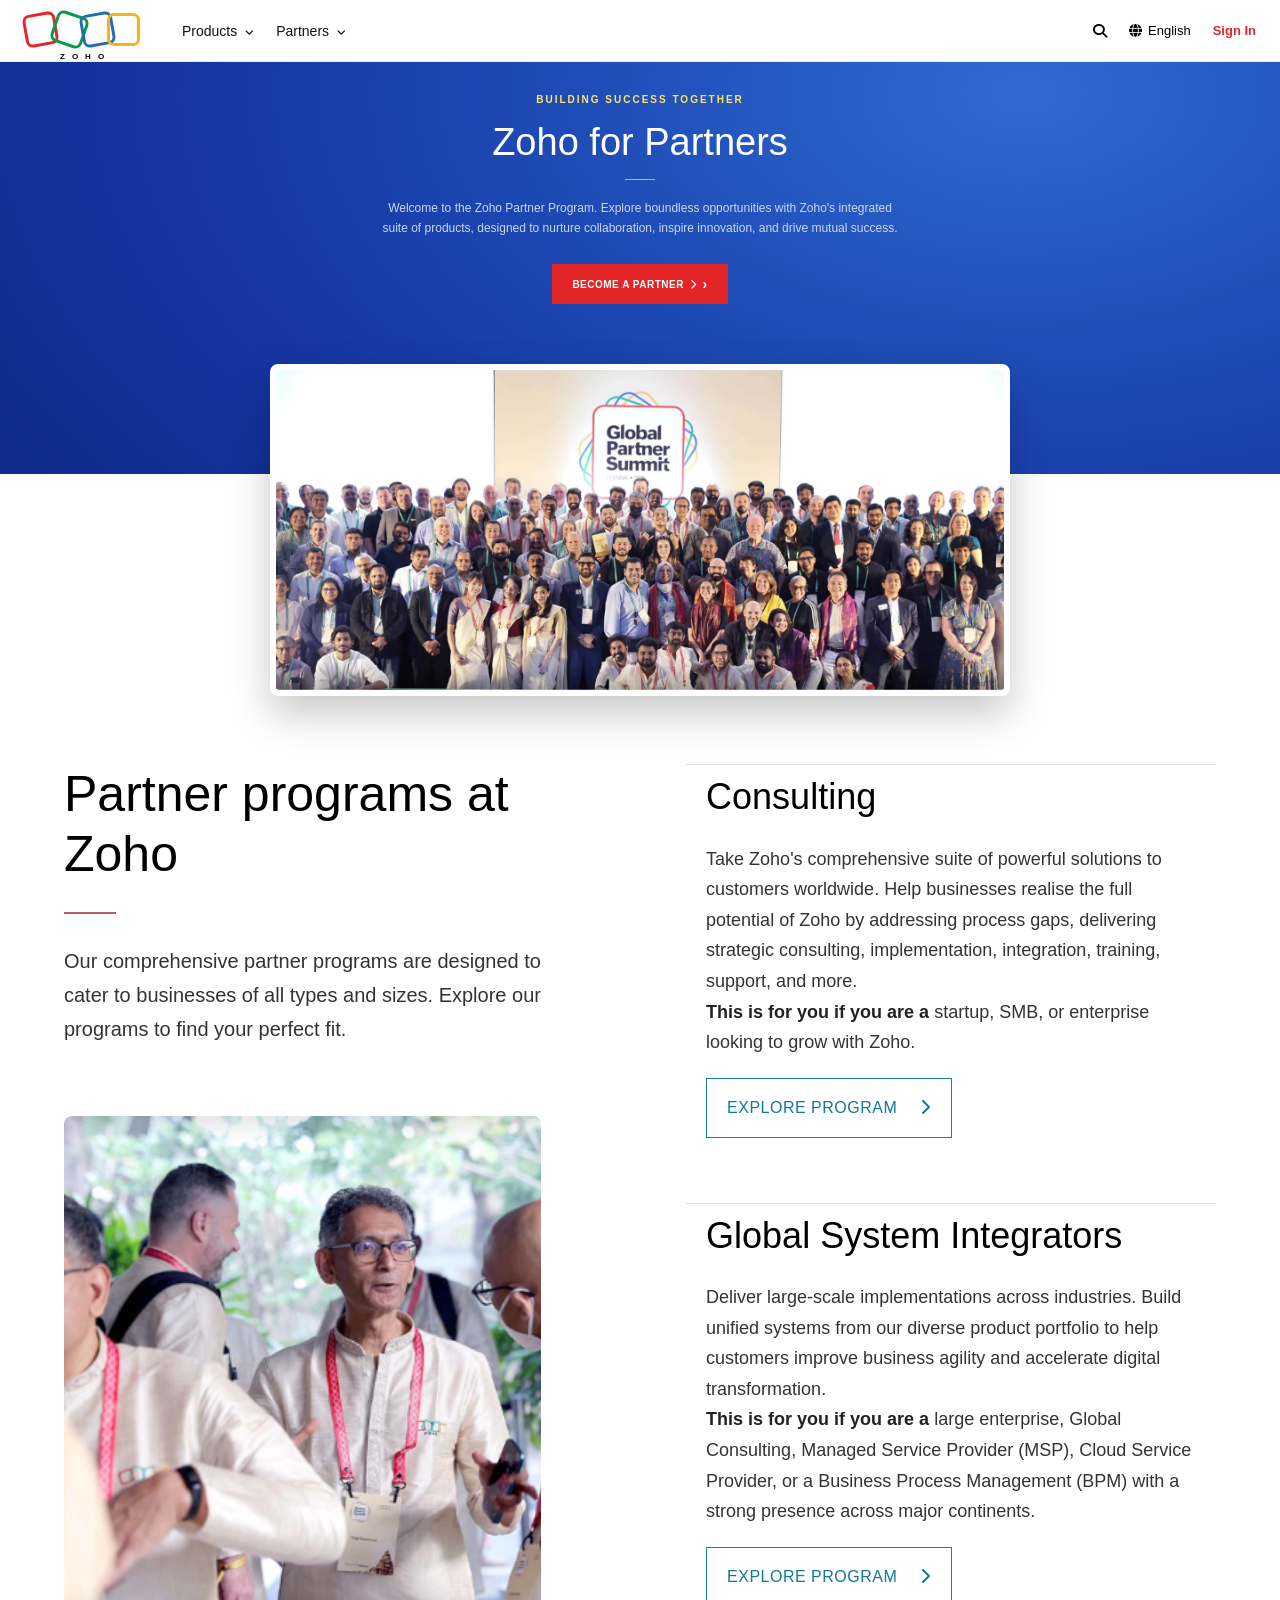
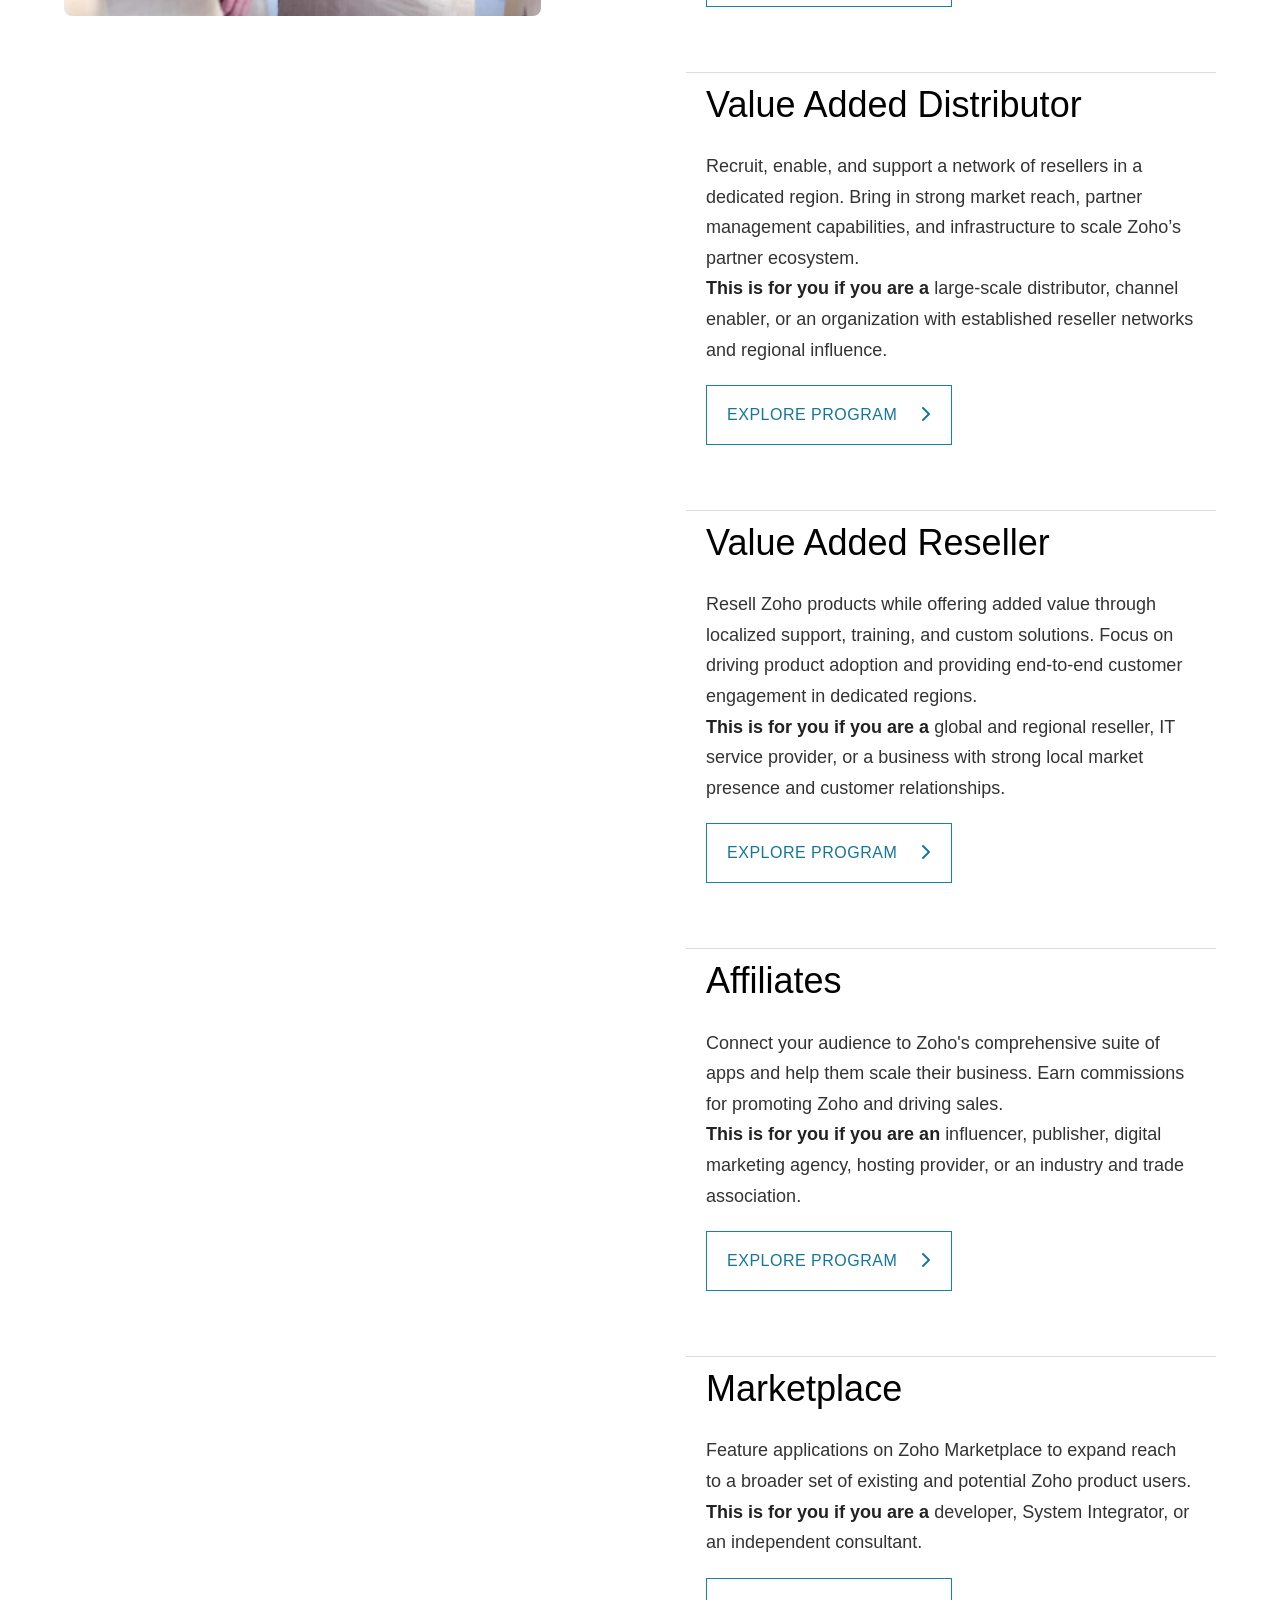
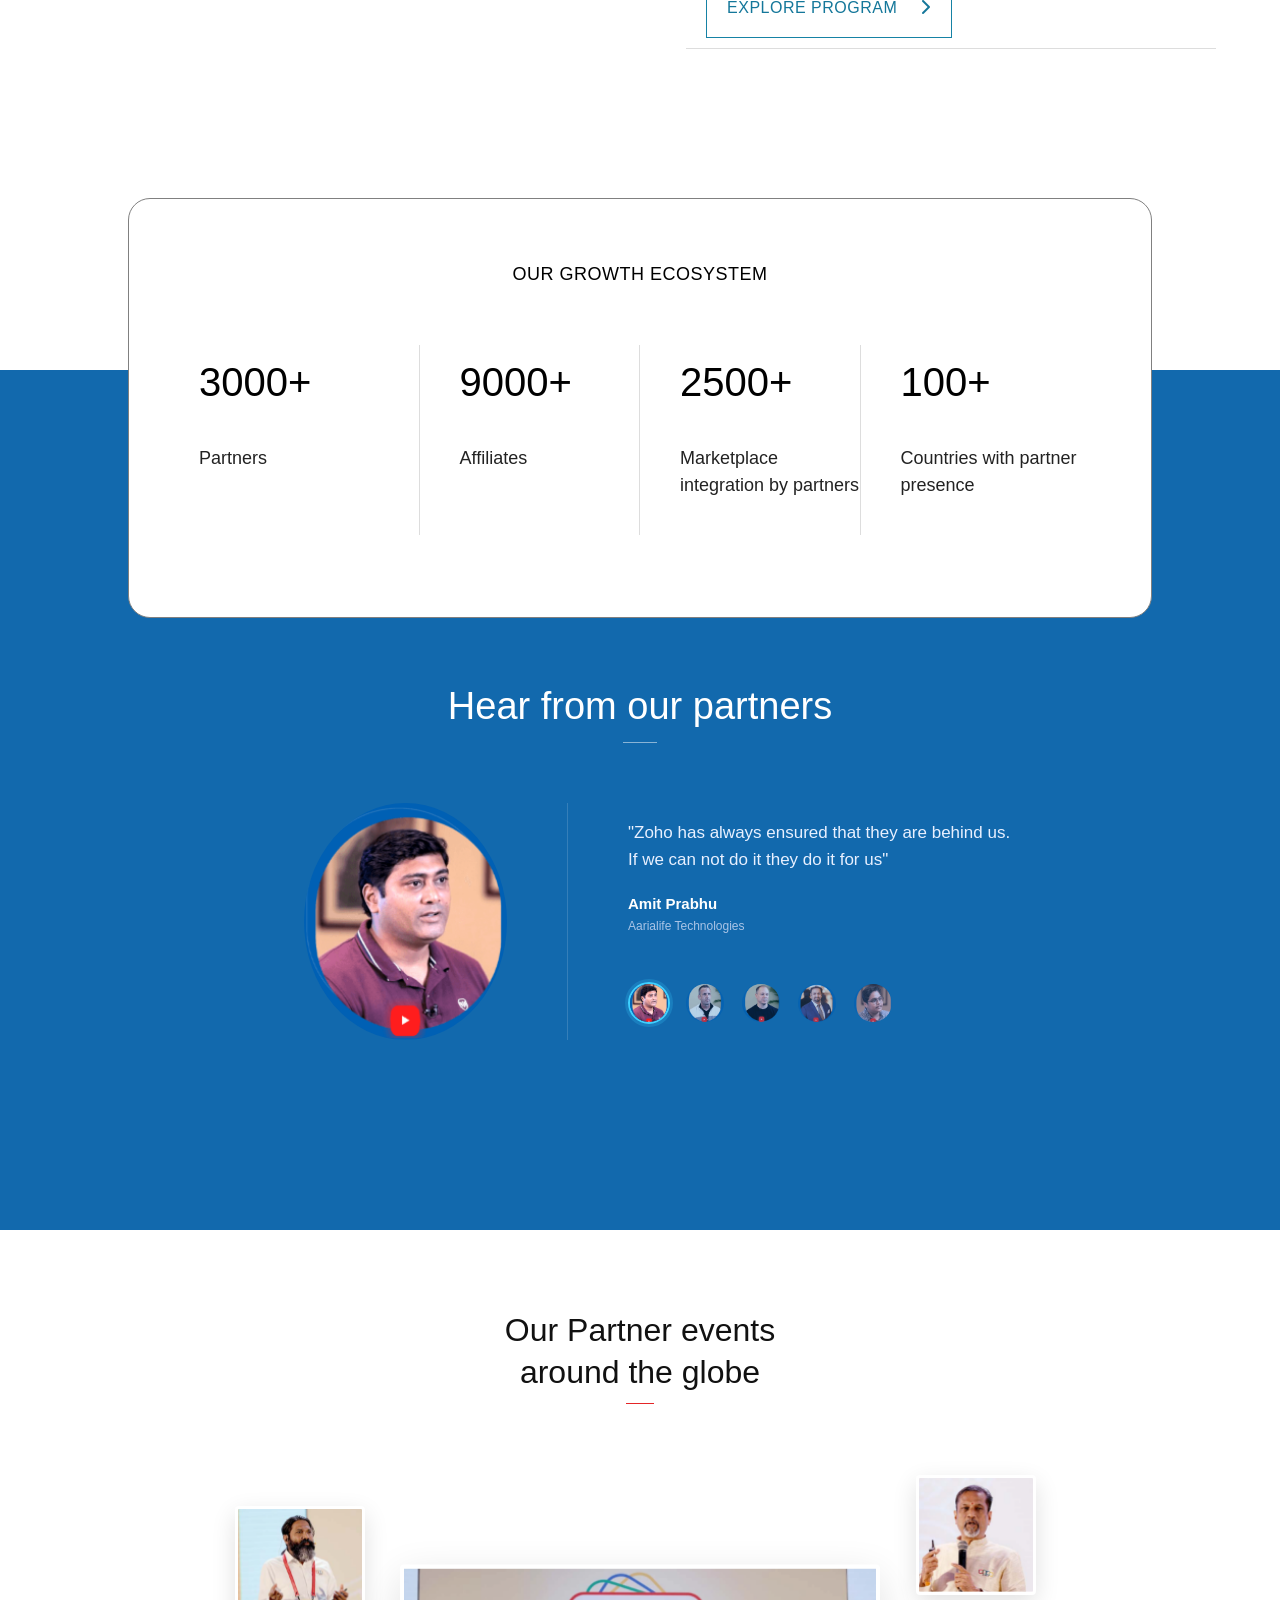
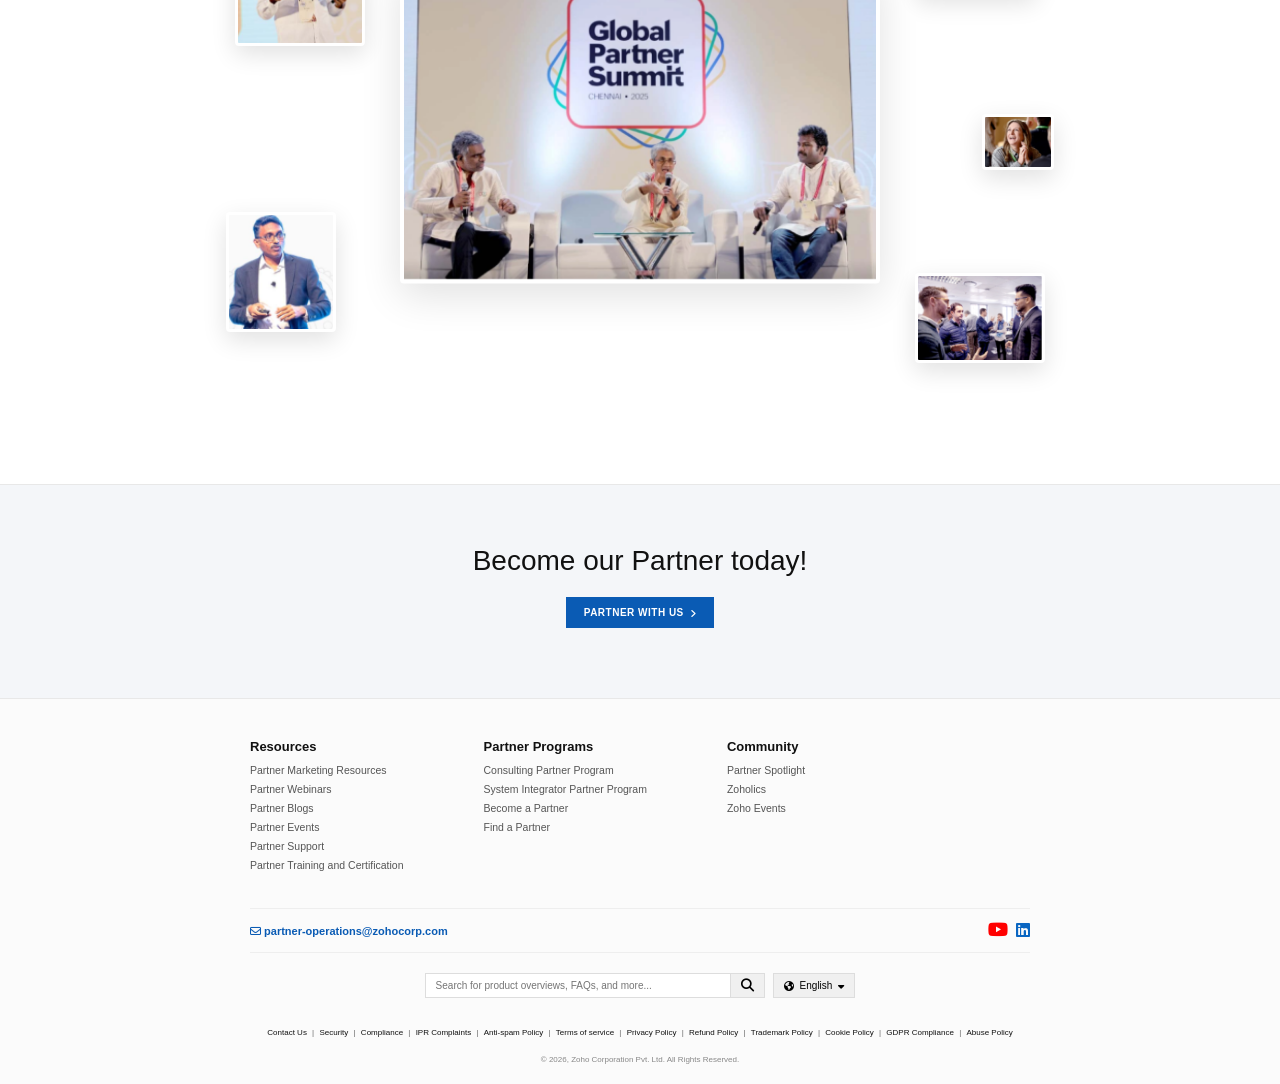
<file: partner.html>
<!DOCTYPE html>
<html lang="en">

<head>
    <meta charset="UTF-8">
    <meta name="viewport" content="width=device-width, initial-scale=1.0">
    <title>Zoho Partners</title>
    <link rel="stylesheet" href="https://cdnjs.cloudflare.com/ajax/libs/font-awesome/6.5.0/css/all.min.css">
    <link rel="stylesheet" href="./partner.css">
</head>

<body>
    <input type="checkbox" id="bottomCheck" hidden>

<div class="mobile-bottom-bar">
  <label for="bottomCheck" class="bottom-ham">☰</label>
  <div class="become-text">BECOME A PARTNER</div>
</div>

<div class="footer-menu-panel">
  <div class="m-search">
    <input type="text" placeholder="Search zoho.com">
    <button><i class="fa-solid fa-magnifying-glass"></i></button>
  </div>
  <ul class="m-nav">
    <li>Partnership Programs <i class="fa-solid fa-chevron-down"></i></li>
    <li>Resources <i class="fa-solid fa-chevron-down"></i></li>
    <li>Support</li>
    <li>Join the Program</li>
    <li class="sign-red">Sign In</li>
    <li>All Zoho Products</li>
  </ul>
</div>

    <header>
        <input type="checkbox" id="prodCheck">
        <input type="checkbox" id="partCheck">

        <div class="header_left">
            <div class="zoho_logo">
                <div class="chain">
                    <div class="box red"></div>
                    <div class="box green"></div>
                    <div class="box blue"></div>
                    <div class="box yellow"></div>
                </div>
                <div class="zoho-text">ZOHO</div>
            </div>
            <div class="links">
                <ul>
                    <li><label for="prodCheck" class="prod-label">Products <i
                                class="fa-solid fa-angle-down"></i></label></li>
                    <li><label for="partCheck" class="prod-label">Partners <i
                                class="fa-solid fa-angle-down"></i></label></li>
                </ul>
            </div>
        </div>

        <div class="right">
            <i class="fa-solid fa-magnifying-glass search-icon"></i>
            <span class="lang"><i class="fa-solid fa-globe"></i> English</span>
            <span class="sign">Sign In</span>
        </div>

        <!-- PRODUCTS MEGA MENU -->
        <div id="productsMegaMenu">
            <div class="mega-top">
                <div class="mega-tabs">
                    <button class="active">Apps</button>
                    <button>Suites</button>
                    <button>Marketplace</button>
                    <span class="ai-pill"><i class="fa-solid fa-sparkles"></i> AI</span>
                    <span class="divider"></span>
                    <a href="#" class="explore-link">EXPLORE ALL PRODUCTS <i class="fa-solid fa-chevron-right"></i></a>
                </div>
                <label for="prodCheck" class="close-btn"><i class="fa-solid fa-xmark"></i></label>
            </div>
            <div class="mega-body">
                <div class="mega-left">
                    <div class="search-box">
                        <i class="fa-solid fa-magnifying-glass"></i>
                        <input type="text" placeholder="I'm looking for...">
                    </div>
                    <ul class="left-menu">
                        <li class="active">Recent Launches <i class="fa-solid fa-chevron-right"></i></li>
                        <li>Sales</li>
                        <li>Marketing</li>
                        <li>Commerce and POS</li>
                        <li>Service</li>
                        <li>Finance</li>
                        <li>Education</li>
                        <li>ERP</li>
                        <li>Email, Storage, and Collaboration</li>
                        <li>Human Resources</li>
                        <li>Legal</li>
                        <li>Security and IT Management</li>
                        <li>BI and Analytics</li>
                        <li>Project Management</li>
                        <li>Developer Platforms</li>
                        <li>IoT</li>
                    </ul>
                    <button class="btn-explore">EXPLORE ALL PRODUCTS <i class="fa-solid fa-chevron-right"></i></button>
                </div>
                <div class="mega-right">
                    <h2>Recent Launches</h2>
                    <div class="launch-grid">
                        <div class="launch-card">
                            <div class="launch-head"><img src="./images/agent.png">
                                <h4>Zoho<br> <b>Zia Agents</b></h4>
                            </div>
                            <p>Autonomous AI agents that execute tasks across every department, at scale.</p>
                            <a href="#">TRY NOW <i class="fa-solid fa-chevron-right"></i></a>
                        </div>
                        <div class="launch-card">
                            <div class="launch-head"><img src="./images/class.png">
                                <h4>Zoho<br><b> Classes</b></h4>
                            </div>
                            <p>AI-powered academic LMS for modern teaching and learning.</p>
                            <a href="#">TRY NOW <i class="fa-solid fa-chevron-right"></i></a>
                        </div>
                        <div class="launch-card">
                            <div class="launch-head"><img src="./images/command.png">
                                <h4>Zoho<br><b>CommandCenter</b></h4>
                            </div>
                            <p>Design dynamic journeys and automate contextual responses at every stage.</p>
                            <a href="#">TRY NOW <i class="fa-solid fa-chevron-right"></i></a>
                        </div>
                        <div class="launch-card">
                            <div class="launch-head"><img src="./images/command.png">
                                <h4> <b>Linkthread</b><br>by Zoho Social</h4>
                            </div>
                            <p>Create a branded link-in-bio page to grow your online presence.</p>
                            <a href="#">TRY NOW <i class="fa-solid fa-chevron-right"></i></a>
                        </div>
                        <div class="launch-card">
                            <div class="launch-head"><img src="./images/command.png">
                                <h4>Zoho<br> <b>Vertical Studio</b></h4>
                            </div>
                            <p>Build secure, scalable, and multi-tenant apps for any industry.</p>
                            <a href="#">TRY NOW <i class="fa-solid fa-chevron-right"></i></a>
                        </div>
                        <div class="launch-card">
                            <div class="launch-head"><img src="./images/command.png">
                                <h4>Zoho<br><b>Creator Plus</b></h4>
                            </div>
                            <p>Unified platform for the entire app development lifecycle.</p>
                            <a href="#">TRY NOW <i class="fa-solid fa-chevron-right"></i></a>
                        </div>
                        <div class="launch-card">
                            <div class="launch-head"><img src="./images/command.png">
                                <h4>Zoho<br><b>Project Plus</b></h4>
                            </div>
                            <p>Unified project management platform for intelligent, data-driven work.</p>
                            <a href="#">TRY NOW <i class="fa-solid fa-chevron-right"></i></a>
                        </div>


                    </div>
                </div>
            </div>
        </div>

        <!-- PARTNERS MEGA MENU -->
        <div id="partMegaMenu">
            <div class="partner-box">
                <img src="./images/long-term.png" style="margin-bottom:10px;">
                <p>Find and work with a Zoho Partner to get expert help.</p>
                <a href="#" class="p-link">WORK WITH A PARTNER <i class="fa-solid fa-chevron-right"></i></a>
            </div>
            <div class="partner-divider"></div>
            <div class="partner-box">
                <img src="./images/scale.png" style="margin-bottom:10px;">
                <p>Scale your business by helping our users worldwide.</p>
                <a href="#" class="p-link">BECOME A PARTNER <i class="fa-solid fa-chevron-right"></i></a>
            </div>
        </div>
    </header>

    <!-- BLUE BAR -->
    <div class="partners-bar">
        <div class="partners-bar-left">
            <div class="p-logo">∞∞<br>∞∞</div>
            <div class="p-text">Zoho<br><span>Partners</span></div>
        </div>
        <div class="partners-bar-right">
            <a>Partnership Programs <i class="fa-solid fa-angle-down"></i></a>
            <a>Resources <i class="fa-solid fa-angle-down"></i></a>
            <a>Support</a>
            <span class="vline"></span>
            <a class="join">Join the Program</a>
        </div>
    </div>

    <!-- HERO -->
    <section class="hero">
        <h5>BUILDING SUCCESS TOGETHER</h5>
        <h1>Zoho for Partners</h1>
        <div class="dash"></div>
        <p>Welcome to the Zoho Partner Program. Explore boundless opportunities with Zoho's integrated suite of
            products, designed to nurture collaboration, inspire innovation, and drive mutual success.</p>
        <button class="btn-red">BECOME A PARTNER <i class="fa-solid fa-chevron-right"></i></button>
    </section>

    <section class="summit-section">
        <div class="summit-bg-top"></div>
        <div class="summit-bg-bottom"></div>

        <div class="summit-card">
            <img src="./images/partnerbg.png" alt="Global Partner Summit">
        </div>
    </section>

    <section class="good-fit">
        <div class="left-content">
            <h1>Partner programs at Zoho</h1>
            <p>Our comprehensive partner programs are designed to cater to businesses of all types and sizes. Explore
                our programs to find your perfect fit.</p>
            <img src="./images/partnersleftimage.png" alt="">
        </div>
        <div class="fit-list">
            <div class="fit-row">
                <div class="text-box">
                    <h2>Consulting</h2>
                    <p> Take Zoho's comprehensive suite of powerful solutions to customers worldwide. Help businesses
                        realise the full potential of Zoho by addressing process gaps, delivering strategic consulting,
                        implementation, integration, training, support, and more.
                        <br> <b>This is for you if you are a </b>startup, SMB, or enterprise looking to grow with Zoho.
                    </p>
                    <button class="btn-blue">EXPLORE PROGRAM <i class="fa-solid fa-chevron-right"></i></button>
                </div>
            </div>
            <div class="fit-row">
                <div class="text-box">
                    <h2>Global System Integrators</h2>
                    <p> Deliver large-scale implementations across industries. Build unified systems from our diverse
                        product portfolio to help customers improve business agility and accelerate digital
                        transformation.
                        <br> <b>This is for you if you are a </b> large enterprise, Global Consulting, Managed Service
                        Provider (MSP), Cloud Service Provider, or a Business Process Management (BPM) with a strong
                        presence across major continents.
                    </p>
                    <button class="btn-blue">EXPLORE PROGRAM <i class="fa-solid fa-chevron-right"></i></button>
                </div>
            </div>
            <div class="fit-row">
                <div class="text-box">
                    <h2>Value Added Distributor</h2>
                    <p>Recruit, enable, and support a network of resellers in a dedicated region. Bring in strong market
                        reach, partner management capabilities, and infrastructure to scale Zoho’s partner ecosystem.
                        <br> <b>This is for you if you are a </b>large-scale distributor, channel enabler, or an
                        organization with established reseller networks and regional influence.
                    </p>
                    <button class="btn-blue">EXPLORE PROGRAM <i class="fa-solid fa-chevron-right"></i></button>
                </div>
            </div>
            <div class="fit-row">
                <div class="text-box">
                    <h2>Value Added Reseller</h2>
                    <p>Resell Zoho products while offering added value through localized support, training, and custom
                        solutions. Focus on driving product adoption and providing end-to-end customer engagement in
                        dedicated regions.
                        <br> <b>This is for you if you are a </b>global and regional reseller, IT service provider, or a
                        business with strong local market presence and customer relationships.
                    </p>
                    <button class="btn-blue">EXPLORE PROGRAM <i class="fa-solid fa-chevron-right"></i></button>

                </div>
            </div>
            <div class="fit-row">
                <div class="text-box">
                    <h2>Affiliates</h2>
                    <p>Connect your audience to Zoho's comprehensive suite of apps and help them scale their business.
                        Earn commissions for promoting Zoho and driving sales.
                        <br> <b>This is for you if you are an </b> influencer, publisher, digital marketing agency,
                        hosting provider, or an industry and trade association.
                    </p>
                    <button class="btn-blue">EXPLORE PROGRAM <i class="fa-solid fa-chevron-right"></i></button>

                </div>
            </div>
            <div class="fit-row">
                <div class="text-box">
                    <h2>Marketplace</h2>
                    <p>Feature applications on Zoho Marketplace to expand reach to a broader set of existing and
                        potential Zoho product users.
                        <br> <b>This is for you if you are a </b>developer, System Integrator, or an independent
                        consultant.
                    </p>
                    <button class="btn-blue">EXPLORE PROGRAM <i class="fa-solid fa-chevron-right"></i></button>

                </div>
            </div>
        </div>
    </section>

    <section class="growth-section">
        <div class="growth-card">
            <h3 class="growth-title">OUR GROWTH ECOSYSTEM</h3>

            <div class="stats-grid">
                <!-- Stat 1 -->
                <div class="stat-item">
                    <div class="stat-number">
                        <div class="number-slider">
                            <span>3000+</span>
                            <span>540+</span>
                            <span>2010+</span>
                        </div>
                    </div>
                    <div class="slot-label">
                        <div class="stat-label">Partners</div>
                    </div>
                </div>

                <!-- Stat 2 -->
                <div class="stat-item">
                    <div class="stat-number">
                        <div class="number-slider">
                            <span>9000+</span>
                            <span>1620+</span>
                            <span>6030+</span>
                        </div>
                    </div>
                    <div class="stat-label">Affiliates</div>
                </div>

                <!-- Stat 3 -->
                <div class="stat-item">
                    <div class="stat-number">
                        <div class="number-slider">
                            <span>2500+</span>
                            <span>468+</span>
                            <span>1729+</span>
                        </div>
                    </div>
                    <div class="stat-label">Marketplace integration by partners</div>
                </div>

                <!-- Stat 4 -->
                <div class="stat-item">
                    <div class="stat-number">
                        <div class="number-slider">
                            <span>100+</span>
                            <span>35+</span>
                            <span>125+</span>
                        </div>
                    </div>
                    <div class="stat-label">Countries with partner presence</div>
                </div>
            </div>
        </div>

        <div class="partners-testimonial">
            <h2>Hear from our partners</h2>
            <span class="dash"></span>

            <div class="testimonial-wrap">
                <!-- LEFT VIDEO THUMB -->
                <div class="testi-left">
                    <div class="circle-video">
                        <img src="./images/partnersimage1.png" alt="Amit Prabhu">
                    </div>
                </div>

                <!-- RIGHT CONTENT -->
                <div class="testi-right">
                    <p class="quote">"Zoho has always ensured that they are behind us.<br>If we can not do it they do it
                        for us"</p>
                    <h4>Amit Prabhu</h4>
                    <span>Aarialife Technologies</span>

                    <div class="thumb-row">
                        <img src="./images/partnersimage1.png" class="active">
                        <img src="./images/partnersimage2.png">
                        <img src="./images/partnersimage3.png">
                        <img src="./images/partnersimage4.png">
                        <img src="./images/partnersimage5.png">
                    </div>
                </div>
            </div>
        </div>
    </section>

    <section class="partner-events">
  <h2>Our Partner events<br>around the globe</h2>
  <span class="red-dash"></span>

  <div class="events-stage">
    <!-- CENTER LARGE IMAGE -->
    <div class="center-card">
      <img src="./images/partnereventmain.png" alt="Global Partner Summit">
    </div>

    <!-- FLOATING SMALL IMAGES -->
    <div class="float-img img1"><img src="./images/partnerevent1.png"></div>
    <div class="float-img img2"><img src="./images/partnerevent2.png"></div>
    <div class="float-img img3"><img src="./images/partnerevent3.png"></div>
    <div class="float-img img4"><img src="./images/partnerevent4.png"></div>
    <div class="float-img img5"><img src="./images/partnerevent5.png"></div>

  </div>
</section>

<!-- CTA SECTION -->
<section class="partner-cta">
  <h2>Become our Partner today!</h2>
  <a href="#" class="cta-blue">PARTNER WITH US <i class="fa-solid fa-angle-right"></i></a>
</section>

<!-- FOOTER -->
<footer class="zoho-partner-footer">
  <div class="footer-inner">
    <div class="footer-cols">
      <div class="f-col">
        <h4>Resources</h4>
        <a href="#">Partner Marketing Resources</a>
        <a href="#">Partner Webinars</a>
        <a href="#">Partner Blogs</a>
        <a href="#">Partner Events</a>
        <a href="#">Partner Support</a>
        <a href="#">Partner Training and Certification</a>
      </div>
      <div class="f-col">
        <h4>Partner Programs</h4>
        <a href="#">Consulting Partner Program</a>
        <a href="#">System Integrator Partner Program</a>
        <a href="#">Become a Partner</a>
        <a href="#">Find a Partner</a>
      </div>
      <div class="f-col">
        <h4>Community</h4>
        <a href="#">Partner Spotlight</a>
        <a href="#">Zoholics</a>
        <a href="#">Zoho Events</a>
      </div>
    </div>

    <div class="footer-mid">
      <a href="mailto:partner-operations@zohocorp.com" class="mail-link"><i class="fa-regular fa-envelope"></i> partner-operations@zohocorp.com</a>
      <div class="socials">
        <a href="#"><i class="fa-brands fa-youtube" style="color:#ff0000; font-size:18px;"></i></a>
        <a href="#"><i class="fa-brands fa-linkedin" style="color:#0a66c2; font-size:16px;"></i></a>
      </div>
    </div>

    <div class="footer-search">
      <div class="search-box-foot">
        <input type="text" placeholder="Search for product overviews, FAQs, and more...">
        <button><i class="fa-solid fa-magnifying-glass"></i></button>
      </div>
      <div class="lang-select"><i class="fa-solid fa-earth-americas"></i> English <i class="fa-solid fa-caret-down"></i></div>
    </div>

    <div class="footer-bottom-links">
      <a href="#">Contact Us</a> |
      <a href="#">Security</a> |
      <a href="#">Compliance</a> |
      <a href="#">IPR Complaints</a> |
      <a href="#">Anti-spam Policy</a> |
      <a href="#">Terms of service</a> |
      <a href="#">Privacy Policy</a> |
      <a href="#">Refund Policy</a> |
      <a href="#">Trademark Policy</a> |
      <a href="#">Cookie Policy</a> |
      <a href="#">GDPR Compliance</a> |
      <a href="#">Abuse Policy</a>
    </div>
    <p class="copy">© 2026, Zoho Corporation Pvt. Ltd. All Rights Reserved.</p>
  </div>
</footer>

</body>

</html>
</file>
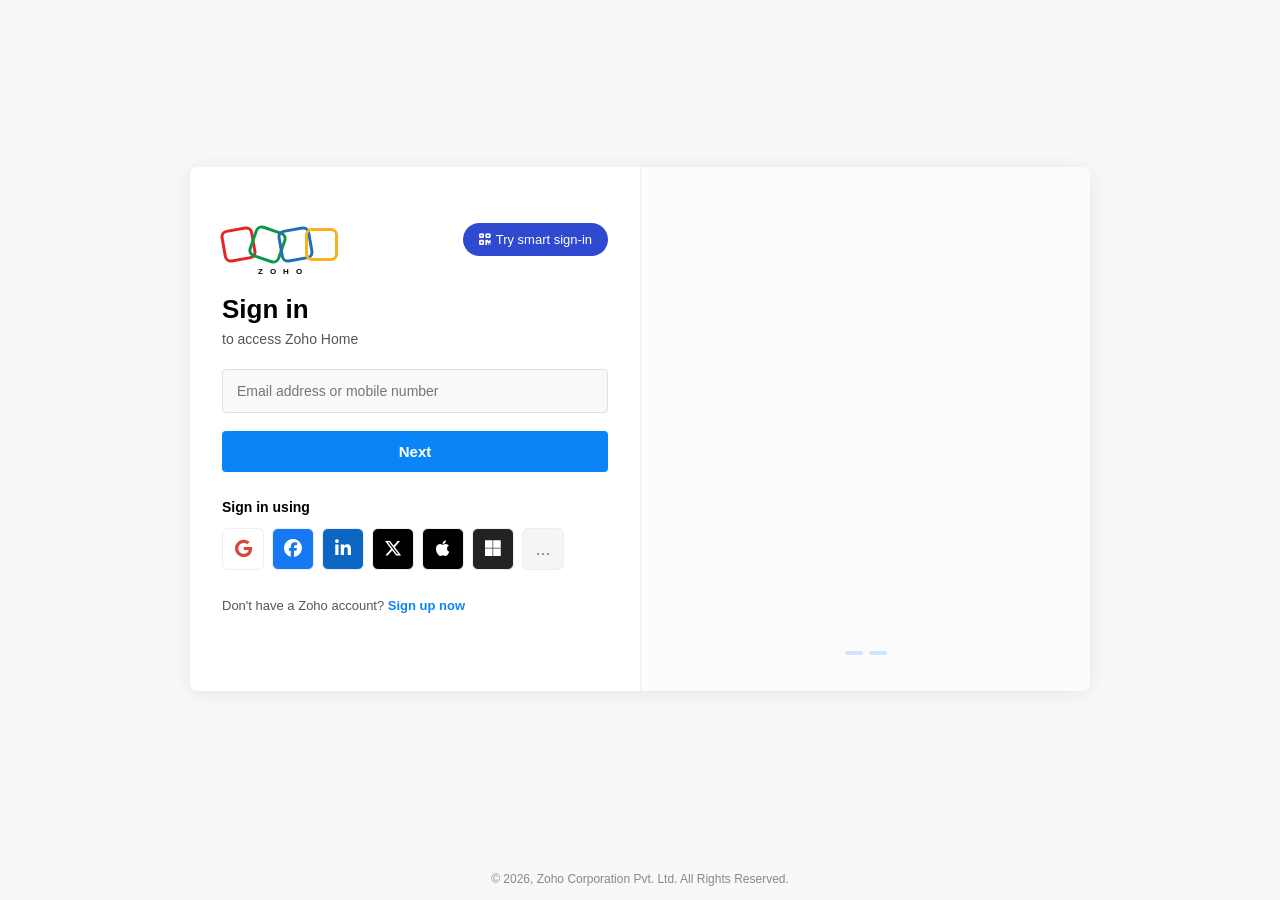
<file: signin.html>
<!DOCTYPE html>
<html lang="en">

<head>
    <meta charset="UTF-8">
    <meta name="viewport" content="width=device-width, initial-scale=1.0">
    <title>Zoho Accounts</title>
    <link rel="stylesheet" href="https://cdnjs.cloudflare.com/ajax/libs/font-awesome/6.5.0/css/all.min.css">

    <link rel="stylesheet" href="./signin.css">
</head>

<body>
    <div class="main">
        <div class="card">
            <div class="left">
                <div class="top-row">
                    <div class="zoho_logo">
                        <div class="chain">
                            <div class="box red"></div>
                            <div class="box green"></div>
                            <div class="box blue"></div>
                            <div class="box yellow"></div>
                        </div>
                        <div class="zoho-text">ZOHO</div>
                    </div>

                    <button class="smart-btn"><i class="fa-solid fa-qrcode"></i> Try smart sign-in</button>
                </div>

                <h2>Sign in</h2>
                <p class="sub">to access Zoho Home</p>

                <div class="input-box">
                    <input type="text" placeholder="Email address or mobile number">
                </div>
                <button class="next-btn">Next</button>

                <div class="sign-options">
                    <span>Sign in using</span>
                    <div class="socials">
                        <a href="#" class="s-g"><i class="fa-brands fa-google"></i></a>
                        <a href="#" class="s-f"><i class="fa-brands fa-facebook"></i></a>
                        <a href="#" class="s-in"><i class="fa-brands fa-linkedin-in"></i></a>
                        <a href="#" class="s-x"><i class="fa-brands fa-x-twitter"></i></a>
                        <a href="#" class="s-a"><i class="fa-brands fa-apple"></i></a>
                        <a href="#" class="s-m"><i class="fa-brands fa-microsoft"></i></a>
                        <a href="#" class="s-more">...</a>
                    </div>
                </div>

                <div class="bottom-text">Don't have a Zoho account? <a href="#">Sign up now</a></div>
            </div>

            <div class="right">
    <div class="slider">
        <div class="slide s1">
            <img src="./images/mfa.png" alt="">
            <h3>MFA for all accounts</h3>
            <p>Secure online accounts with OneAuth 2FA.<br>Back up OTP secrets and never lose access.</p>
            <button class="learn">Learn more</button>
        </div>
        <div class="slide s2">
            <img src="./images/password.png" alt="">
            <h5>Passwordless sign-in</h5>
            <p>Move away from risky passwords and experience one-tap access to Zoho.</p>
            <button class="learn">Learn more</button>
        </div>
    </div>
    <div class="dots"><span class="d1"></span><span class="d2"></span></div>
</div>
                
        </div>
    </div>

    <footer>© 2026, Zoho Corporation Pvt. Ltd. All Rights Reserved.</footer>
</body>

</html>
</file>
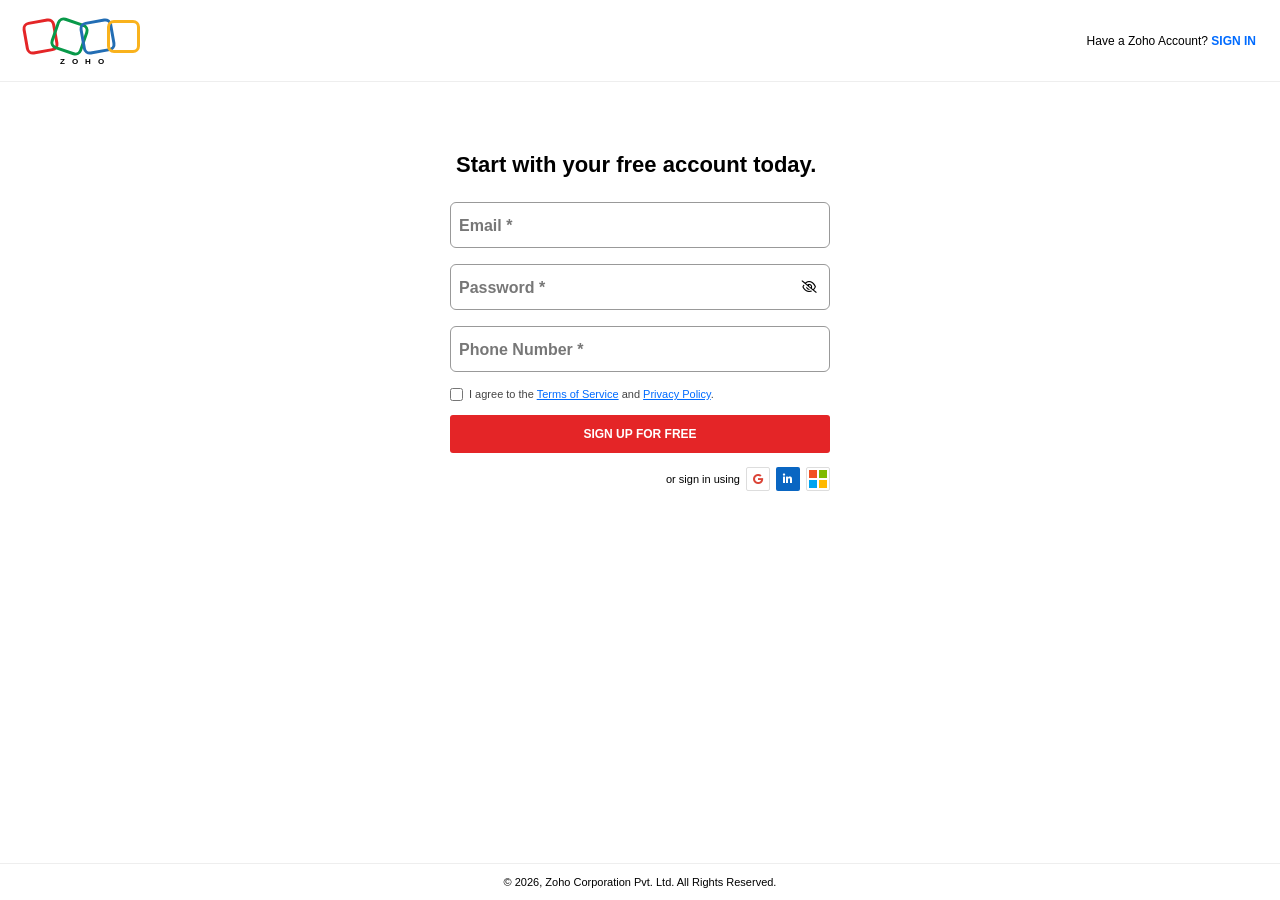
<file: signup.html>
<!DOCTYPE html>
<html lang="en">
<head>
<meta charset="UTF-8">
<meta name="viewport" content="width=device-width, initial-scale=1.0">
<title>Zoho - Sign Up</title>
<link rel="stylesheet" href="https://cdnjs.cloudflare.com/ajax/libs/font-awesome/6.5.0/css/all.min.css">
<link rel="stylesheet" href="./signup.css">
</head>
<body>

<div class="header">
    <div class="zoho_logo">
        <div class="chain">
            <div class="box red"></div>
            <div class="box green"></div>
            <div class="box blue"></div>
            <div class="box yellow"></div>
        </div>
        <div class="zoho-text">ZOHO</div>
    </div>
    <div class="header-right">Have a Zoho Account? <a href="#">SIGN IN</a></div>
</div>

<div class="main">
    <div class="form-box">
        <h2>Start with your free account today.</h2>

        <div class="input-group">
    <input type="text" placeholder="Email *">
</div>

<div class="input-group">
    <input type="password" placeholder="Password *">
    <i class="fa-regular fa-eye-slash"></i>
</div>

<div class="input-group">
    <input type="text" placeholder="Phone Number *">
</div>
        <div class="check">
            <input type="checkbox">
            <span>I agree to the <a href="#">Terms of Service</a> and <a href="#">Privacy Policy</a>.</span>
        </div>

        <button class="signup-btn">SIGN UP FOR FREE</button>

        <div class="social">
            <span>or sign in using</span>
            <div class="icon g"><i class="fa-brands fa-google"></i></div>
            <div class="icon in"><i class="fa-brands fa-linkedin-in"></i></div>
            <div class="icon ms">
                <span class="c1"></span><span class="c2"></span><span class="c3"></span><span class="c4"></span>
            </div>
        </div>
    </div>
</div>

<footer>© 2026, Zoho Corporation Pvt. Ltd. All Rights Reserved.</footer>

</body>
</html>
</file>
<file: partner.css>
* {
    margin: 0;
    padding: 0;
    box-sizing: border-box;
}

body {
    font-family: 'Zoho_Puvi_Regular', sans-serif;
    overflow-x: hidden;
}

#prodCheck,
#partCheck {
    display: none;
}

header {
    width: 100%;
    height: 62px;
    background: #fff;
    display: flex;
    align-items: center;
    padding: 0 24px;
    border-bottom: 1px solid #eee;
    position: fixed;
    top: 0;
    left: 0;
    z-index: 1005;
}

.header_left {
    display: flex;
    gap: 8px;
    align-items: center;
}

.zoho_logo {
    display: flex;
    flex-direction: column;
    height: 85px;
}

.chain {
    display: flex;
    align-items: center;
    position: relative;
    width: 150px;
    height: 82px;
}

.box {
    width: 33px;
    height: 33px;
    border: 3.5px solid;
    border-radius: 7px;
    position: absolute;
    background: transparent;
}

.red {
    border-color: #E42527;
    transform: rotateZ(-10deg);
    z-index: 1;
}

.green {
    border-color: #089949;
    left: 29px;
    z-index: 2;
    transform: rotateZ(19deg);
}

.blue {
    border-color: #226DB4;
    left: 57px;
    z-index: 3;
    transform: rotateZ(-10deg);
}

.yellow {
    border-color: #F9B21D;
    left: 83px;
    z-index: 4;
}

.zoho-text {
    font-family: Arial, sans-serif;
    font-weight: bolder;
    font-size: 8px;
    letter-spacing: 7px;
    color: #000;
    margin-left: 24%;
    margin-top: -12%;
}

.links ul {
    display: flex;
    gap: 22px;
    list-style: none;
}

.prod-label {
    cursor: pointer;
    font-size: 14px;
    color: #121212;
}

.prod-label i {
    font-size: 10px;
    margin-left: 4px;
    transition: 0.2s;
}

.right {
    margin-left: auto;
    display: flex;
    gap: 22px;
    align-items: center;
    font-size: 13px;
}

.search-icon {
    font-size: 14px;
    cursor: pointer;
}

.lang {
    display: flex;
    gap: 6px;
    align-items: center;
}

.sign {
    color: #e42527;
    font-weight: 600;
    cursor: pointer;
}

.partners-bar {
    position: fixed;
    top: 62px;
    left: 0;
    width: 100%;
    height: 52px;
    background: #365ebf;
    display: flex;
    justify-content: space-between;
    align-items: center;
    padding: 0 24px;
    z-index: 1000;
}

.partners-bar-left {
    display: flex;
    gap: 10px;
    align-items: center;
    color: #fff;
}

.p-logo {
    width: 32px;
    height: 32px;
    border: 1.5px solid #fff;
    border-radius: 5px;
    font-size: 8px;
    font-weight: 700;
    line-height: 10px;
    display: flex;
    align-items: center;
    justify-content: center;
    text-align: center;
}

.p-text {
    font-size: 12px;
    line-height: 12px;
}

.p-text span {
    font-weight: 700;
    font-size: 14px;
}

.partners-bar-right {
    display: flex;
    gap: 28px;
    align-items: center;
    color: #d8e2ff;
    font-size: 13.5px;
}

.partners-bar-right i {
    font-size: 10px;
    margin-left: 4px;
}

.vline {
    width: 1px;
    height: 14px;
    background: rgba(255, 255, 255, 0.35);
}

.join {
    color: #fff;
    font-weight: 600;
}

.mega-top {
    display: flex;
    justify-content: space-between;
    align-items: center;
    padding: 8px 3%;
    background: #f8f9fb;
    border-bottom: 1px solid #eee;
}

.mega-tabs {
    display: flex;
    align-items: center;
    gap: 10px;
}

.mega-tabs button {
    background: none;
    border: none;
    font-size: 14px;
    padding-bottom: 6px;
    border-bottom: 2px solid transparent;
    cursor: pointer;
    color: black;
}

.mega-tabs button.active {
    border-bottom: 2px solid #e42527;
}

.ai-pill {
    border: 1px solid #e0d4ff;
    background: #f5f0ff;
    border-radius: 16px;
    padding: 4px 12px;
    color: #6a3df7;
    font-size: 13px;
    font-weight: bold;
}

.divider {
    width: 1px;
    height: 18px;
    background: #ddd;
}

.explore-link {
    font-size: 12px;
    color: #0a5bb4;
    text-decoration: none;
}

.close-btn {
    font-size: 20px;
    cursor: pointer;
    width: 32px;
    height: 32px;
    border: 1px solid #ddd;
    border-radius: 50%;
    display: flex;
    align-items: center;
    justify-content: center;
}

.mega-body {
    display: flex;
}

.mega-left {
    width: 22%;
    padding: 20px;
    border-right: 1px solid #eee;
}

.search-box {
    display: flex;
    align-items: center;
    gap: 8px;
    border: 1px solid #ccc;
    border-radius: 4px;
    padding: 8px 10px;
}

.search-box input {
    border: none;
    outline: none;
    width: 100%;
    font-size: 13px;
}

.left-menu {
    list-style: none;
    margin: 20px 0;
}

.left-menu li {
    padding: 12px;
    font-size: 14px;
    display: flex;
    justify-content: space-between;
    border-radius: 20px;
    cursor: pointer;
}

.left-menu li:hover,
.left-menu li.active {
    background: #eef6ff;
    color: #0a5bb4;
}

.btn-explore {
    background: #0a5bb4;
    color: white;
    border: none;
    width: 100%;
    padding: 12px;
    font-size: 12px;
    margin-top: 20px;
    cursor: pointer;
}

.mega-right {
    width: 78%;
    padding: 24px 30px;
    background: #fbfcff;
}

.mega-right h2 {
    font-size: 26px;
    font-weight: 400;
    margin-bottom: 20px;
}

.launch-grid {
    display: grid;
    grid-template-columns: repeat(3, 1fr);
    gap: 18px;
}

.launch-card {
    border: 1px solid #e5e9f0;
    border-radius: 6px;
    padding: 20px;
    background: #fcfdff;
}

.launch-head {
    display: flex;
    gap: 12px;
    align-items: center;
    margin-bottom: 12px;
}

.launch-head img {
    width: 36px;
    height: 36px;
}

.launch-card p {
    font-size: 13px;
    color: #444;
    line-height: 1.5;
    min-height: 60px;
}

.launch-card a {
    font-size: 12px;
    color: #0a5bb4;
    text-decoration: none;
    font-weight: 600;
}

#productsMegaMenu {
    position: fixed;
    top: 62px;
    left: 0;
    width: 100%;
    height: calc(100vh - 62px);
    background: white;
    z-index: 1004;
    border-top: 1px solid #eee;
    display: none;
    overflow-y: auto;
}

#prodCheck:checked~#productsMegaMenu {
    display: block;
}

#prodCheck:checked~.header_left .prod-label {
    color: #226DB4;
}

#prodCheck:checked~.header_left .prod-label i {
    transform: rotate(180deg);
}

#partMegaMenu {
    position: fixed;
    top: 62px;
    left: 180px;
    width: 560px;
    background: #fff;
    border: 1px solid #e5e5e5;
    box-shadow: 0 12px 30px rgba(0, 0, 0, 0.15);
    border-radius: 6px;
    padding: 26px 28px;
    display: none;
    z-index: 1004;
    flex-direction: row;
}

.partner-box {
    flex: 1;
    padding: 0 15px;
}

.partner-box p {
    font-size: 14px;
    line-height: 1.5;
    margin: 10px 0 14px;
}

.p-link {
    font-size: 12px;
    font-weight: 700;
    color: #0a5bb4;
    text-decoration: none;
}

.partner-divider {
    width: 1px;
    background: #e5e5e5;
}

#partCheck:checked~#partMegaMenu {
    display: flex;
}

.hero {
    margin-top: 114px;
    background: radial-gradient(1200px 600px at 85% 25%, #4a8fd6 0%, #2f5cb8 30%, #2448a4 65%, #1c3a99 100%);
    text-align: center;
    padding: 110px 20px 25%;
    position: relative;
}

.hero h5 {
    font-size: 11px;
    letter-spacing: 2.5px;
    color: #ffe86b;
    font-weight: 700;
    margin-bottom: 18px;
    position: relative;
    z-index: 1;
}

.hero h1 {
    font-size: 54px;
    font-weight: 300;
    color: #fff;
    margin-bottom: 16px;
    position: relative;
    z-index: 1;
}

.dash {
    width: 40px;
    height: 1px;
    background: rgba(255, 255, 255, 0.6);
    margin: 0 auto 24px;
    position: relative;
    z-index: 1;
}

.hero p {
    font-size: 14px;
    line-height: 1.8;
    color: #cbd8f2;
    max-width: 660px;
    margin: 0 auto 34px;
    position: relative;
    z-index: 1;
}

.btn-red {
    background: #e42527;
    color: #fff;
    border: none;
    padding: 14px 26px;
    font-size: 11px;
    font-weight: 700;
    letter-spacing: 0.6px;
    cursor: pointer;
    display: inline-flex;
    gap: 8px;
    align-items: center;
    position: relative;
    z-index: 1;
}

.summit-section{
  position:relative;
  width:100%;
  height:350px;
  overflow:visible;
}
.summit-bg-top{
  position:absolute;
  top:0; left:0;
  width:100%; height:55%;
  z-index:1;
}
.summit-bg-bottom{
  position:absolute;
  bottom:0; left:0;
  width:100%; height:45%;
  background:#ffffff;
  z-index:1;
}
.summit-card{
  position:absolute;
  left:50%;
  top:-1%;
  transform:translate(-50%, -50%);
  width:78%;
  max-width:980px;
  border-radius:12px;
  overflow:hidden;
  box-shadow:0 20px 50px rgba(0,0,0,0.18);
  background:#fff;
  z-index:2;
}
.summit-card img{
  width:100%;
  display:block;
}

.good-fit {
    width: 100%;
    display: flex;
    padding: 10px 5%;
    gap: 8%;
    align-items: flex-start;
}

.left-content {
    width: 50%;
    position: sticky;
    top: 30px;
}

.left-content h1 {
    font-size: 50px;
    font-weight: 400;
    line-height: 1.2;
    max-width: 650px;
    margin-bottom: 25px;
}

.left-content h1::after {
    content: "";
    display: block;
    width: 52px;
    height: 2px;
    background-color: #b65b67;
    margin-top: 28px;
}

.left-content p {
    width: 90%;
    font-size: 20px;
    line-height: 1.7;
    color: #333;
    margin-top: 30px;
}

.left-content img {
    width: 90%;
    height: 500px;
    object-fit: cover;
    border-radius: 8px;
    margin-top: 70px;
    display: block;
}

.fit-list {
    width: 50%;
}

.fit-row {
    border-top: 1px solid #dddddd;
    padding: 10px 20px;
     margin-bottom: 55px;
}

.fit-row:last-child {
    border-bottom: 1px solid #dddddd;
}

.text-box {
    width: 100%;
}

.text-box h2 {
    font-size: 36px;
    font-weight: 400;
    line-height: 1.2;
    margin-bottom: 25px;
}

.text-box p {
    font-size: 18px;
    line-height: 1.7;
    color: #333;
    margin-bottom:20px;
}

.text-box b {
    font-weight: 700;
    color: #222;
}

.btn-blue {
    background-color: transparent;
    border: 1px solid #1682a5;
    color: #14779a;
    padding: 20px;
    font-size: 16px;
    cursor: pointer;
    letter-spacing: 0.5px;
}

.btn-blue i {
    margin-left: 18px;
    font-size: 16px;
}

.btn-blue:hover {
    background-color: #1682a5;
    color: white;
}

.growth-section {
    width: 100%;
    min-height: 650px;
    background-color: #1269ad;
    padding: 20px 0 100px;
    margin-top:20%;
}

.growth-card {
    width: 80%;
    height: 420px;
    margin: -15% auto;
    padding: 65px 70px;
    background-color: white;
    border:1px solid grey;
    border-radius: 22px;
}

.growth-title {
    text-align: center;
    font-size: 18px;
    font-weight: 500;
    letter-spacing: 0.5px;
    margin-bottom: 60px;
}

.stats-grid {
    width: 100%;
    display: flex;
}

.stat-item {
    width: 25%;
    min-height: 190px;
    padding-left: 40px;
    border-right: 1px solid #dddddd;
}

.stat-item:first-child {
    padding-left: 0;
}

.stat-item:last-child {
    border-right: none;
}

.stat-number {
    height: 75px;
    overflow: hidden;
    margin-bottom: 25px;
}

.number-slider {
    display: flex;
    flex-direction: column;
    animation: numberChange 1s ease-in-out 1;
}

.number-slider span {
    height: 75px;
    line-height: 75px;
    font-size:40px;
    font-weight: 300;
    white-space: nowrap;
}

@keyframes numberChange {
    0% { transform: translateY(0); }
    25% { transform: translateY(0); }
    33% { transform: translateY(-75px); }
    58% { transform: translateY(-75px); }
    66% { transform: translateY(-150px); }
    91% { transform: translateY(-150px); }
    100% { transform: translateY(0); }
}

.stat-label {
    font-size: 18px;
    line-height: 1.5;
    color: #222;
    max-width: 220px;
}

.partners-testimonial{
    margin-top:14%;
  padding:80px 20px 90px;
  text-align:center;
  color:#fff;
}
.partners-testimonial h2{
  font-size:38px;
  font-weight:300;
  margin-bottom:14px;
}
.partners-testimonial .dash{
  display:block;
  width:34px;
  height:1px;
  background:rgba(255,255,255,0.5);
  margin:0 auto 60px;
}

.testimonial-wrap{
  display:flex;
  justify-content:center;
  align-items:center;
  gap:0;
  max-width:900px;
  margin:0 auto;
}

.testi-left{
  width:42%;
  display:flex;
  justify-content:flex-end;
  padding-right:60px;
  border-right:1px solid rgba(255,255,255,0.15);
}

.circle-video img{
  width:100%;
  height:100%;
  border-radius:50%;
  object-fit:cover;
}
.play-btn{
  position:absolute;
  bottom:8px;
  left:50%;
  transform:translateX(-50%);
  width:36px;
  height:32px;
  background:#ff0000;
  border-radius:6px;
  display:flex;
  align-items:center;
  justify-content:center;
  color:#fff;
  font-size:12px;
  box-shadow:0 4px 10px rgba(0,0,0,0.3);
}

.testi-right{
  width:58%;
  text-align:left;
  padding-left:60px;
}
.quote{
  font-size:17px;
  line-height:1.6;
  font-weight:300;
  margin-bottom:22px;
  color:#e8f0ff;
}
.testi-right h4{
  font-size:15px;
  font-weight:600;
  margin-bottom:4px;
}
.testi-right span{
  font-size:12px;
  color:#a9c4e6;
}

.thumb-row{
  display:flex;
  gap:14px;
  margin-top:48px;
}
.thumb-row img{
  width:42px;
  height:42px;
  border-radius:50%;
  object-fit:cover;
  opacity:0.7;
  cursor:pointer;
  border:2px solid transparent;
}
.thumb-row img.active{
  opacity:1;
  border-color:#3fd0ff;
  box-shadow:0 0 0 3px rgba(63,208,255,0.2);
}

.partner-events{
  background:#fff;
  padding:80px 20px 100px;
  text-align:center;
  overflow:hidden;
}
.partner-events h2{
  font-size:32px;
  font-weight:400;
  color:#111;
  line-height:1.3;
  margin-bottom:10px;
}
.red-dash{
  display:block;
  width:28px;
  height:1px;
  background:#e42527;
  margin:0 auto 60px;
}

.events-stage{
  position:relative;
  width:900px;
  max-width:100%;
  height:520px;
  margin:0 auto;
}

.center-card{
  position:absolute;
  left:50%;
  top:50%;
  transform:translate(-50%, -50%);
  width:480px;
  max-width:55%;
  border-radius:4px;
  overflow:hidden;
  background:#fff;
  box-shadow:0 12px 40px rgba(0,0,0,0.12);
  border:4px solid #fff;
  z-index:2;
}
.center-card img{
  width:100%;
  display:block;
}

.float-img{
  position:absolute;
  border-radius:4px;
  overflow:hidden;
  background:#fff;
  box-shadow:0 8px 24px rgba(0,0,0,0.12);
  border:3px solid #fff;
  z-index:1;
}
.float-img img{
  width:100%;
  height:100%;
  object-fit:cover;
  display:block;
}

.img1{ width:130px; height:140px; left:5%; top:8%; }
.img2{ width:110px; height:120px; left:4%; bottom:10%; }
.img3{ width:120px; height:120px; right:6%; top:2%; }
.img4{ width:72px; height:56px; right:4%; top:48%; }
.img5{ width:130px; height:90px; right:5%; bottom:4%; }

.partner-cta{
  background:#f4f6f9;
  text-align:center;
  padding:60px 20px 70px;
  border-top:1px solid #e8e8e8;
}
.partner-cta h2{
  font-size:28px;
  font-weight:400;
  color:#111;
  margin-bottom:20px;
}
.cta-blue{
  background:#0a5bb4;
  color:#fff;
  text-decoration:none;
  font-size:10px;
  font-weight:700;
  letter-spacing:0.5px;
  padding:10px 18px;
  display:inline-flex;
  align-items:center;
  gap:6px;
}

.zoho-partner-footer{
  background:#fbfbfb;
  border-top:1px solid #e8e8e8;
  padding:40px 20px 20px;
  font-family:Arial, sans-serif;
}
.footer-inner{
  max-width:780px;
  margin:0 auto;
}
.footer-cols{
  display:flex;
  gap:80px;
  margin-bottom:30px;
}
.f-col h4{
  font-size:13px;
  font-weight:700;
  margin-bottom:10px;
  color:#111;
}
.f-col a{
  display:block;
  font-size:10.5px;
  color:#555;
  text-decoration:none;
  margin-bottom:7px;
}
.f-col a:hover{ color:#0a5bb4; }

.footer-mid{
  display:flex;
  justify-content:space-between;
  align-items:center;
  border-top:1px solid #eee;
  border-bottom:1px solid #eee;
  padding:12px 0;
  margin-bottom:20px;
}
.mail-link{
  font-size:11px;
  color:#0a5bb4;
  text-decoration:none;
  font-weight:600;
}
.socials{ display:flex; gap:8px; align-items:center; }

.footer-search{
  display:flex;
  justify-content:center;
  gap:8px;
  margin-bottom:28px;
}
.search-box-foot{
  display:flex;
  border:1px solid #ddd;
  width:340px;
  background:#fff;
}
.search-box-foot input{
  border:none;
  outline:none;
  flex:1;
  padding:6px 10px;
  font-size:10px;
}
.search-box-foot button{
  border:none;
  background:#f0f0f0;
  padding:0 10px;
  border-left:1px solid #ddd;
  cursor:pointer;
}
.lang-select{
  border:1px solid #ddd;
  background:#f0f0f0;
  font-size:10px;
  padding:6px 10px;
  display:flex;
  align-items:center;
  gap:6px;
}

.footer-bottom-links{
  text-align:center;
  font-size:8px;
  color:#666;
  line-height:1.8;
}
.footer-bottom-links a{ color:#111; text-decoration:none; margin:0 3px; }
.copy{
  text-align:center;
  font-size:8px;
  color:#888;
  margin-top:14px;
}

@media (max-width:575.99px){
  header{ display:none }
  body{ padding-top:0; padding-bottom:44px; }
  .partners-bar{
    position:fixed;
    top:0;
    height:48px;
    justify-content:center;
    padding:0;
    background:#365ebf;
    z-index:999;
  }
  .partners-bar-right, .right, .links{ display:none; }
  .partners-bar-left{ justify-content:center; }
  .hero{
    margin-top:48px;
    background: radial-gradient(800px 500px at 70% 0%, #4da3ff 0%, #2f66d1 35%, #1e3fb8 100%);
    padding:40px 18px 110px;
    text-align:center;
  }
  .hero h5{
    font-size:11px;
    letter-spacing:2.2px;
    color:#d6ff4d;
    font-weight:700;
    margin-bottom:14px;
  }
  .hero h1{
    font-size:26px;
    line-height:1.3;
    font-weight:600;
    color:#fff;
    margin-bottom:14px;
  }
  .dash{ margin:0 auto 18px; background:rgba(255,255,255,0.7); }
  .hero p{
    font-size:13px;
    line-height:1.7;
    color:#d5e3ff;
    max-width:100%;
    margin:0 auto 22px;
    padding:0 4px;
  }
  .btn-red{
    background:#ff1a1a;
    padding:13px 24px;
    font-size:11px;
    font-weight:700;
  }
  .summit-section{
    height:auto;
    padding-bottom:20px;
    background:transparent;
  }
  .summit-bg-top, .summit-bg-bottom{ display:none; }
  .summit-card{
    position:relative;
    left:auto;
    top:auto;
    transform:none;
    width:90%;
    max-width:90%;
    margin:-70px auto 0;
    border-radius:10px 10px 0 0;
    box-shadow:0 -8px 30px rgba(0,0,0,0.2);
  }
  .good-fit{
    display:block;
    width:100%;
    padding:0;
    flex-direction:column;
  }
  .left-content{
    position:static;
    width:100%;
    padding:30px 16px 20px;
  }
  .left-content h1{
    font-size:28px;
    line-height:1.3;
  }
  .left-content p{
    width:100%;
    font-size:15px;
  }
  .left-content img{
    width:100%;
    object-fit: contain;
  }
  .fit-list{
    width:100%;
    display:block;
  }
  .fit-row{
    display:block;
    width:100%;
    border-top:1px solid #e5e5e5;
    border-bottom:none;
    padding:0 0 40px;
    margin:0;
  }
  .fit-row .image-box{
    width:100%;
    display:block;
    order:1;
  }
  .fit-row .image-box img{
    width:100%;
    height:250px;
    object-fit:cover;
    display:block;
  }
  .fit-row .text-box{
    width:100%;
    display:block;
    order:2;
    text-align:center;
    padding:22px 18px 0;
  }
  .fit-row .text-box h2{
    font-size:22px;
    text-align:center;
    margin-bottom:12px;
  }
  .fit-row .text-box p{
    font-size:14px;
    line-height:1.6;
    text-align:center;
  }
  .fit-row .text-box .btn-blue{
    margin:20px auto 0;
    display:inline-block;
  }
  .btn-blue, .explore-btn, a.btn-blue{
    display:block;
    width:fit-content;
    margin:20px auto;
    background:#f1f5fb;
    border:1px solid #0a5bb4;
    color:#0a5bb4;
    font-size:10px;
    font-weight:700;
    letter-spacing:0.5px;
    padding:10px 18px;
    text-align:center;
  }
  .growth-section{
    background:white;
    padding:0;
    margin-top:0;
  }
  .growth-card{
    width:100%;
    height:auto;
    margin:0;
    padding:0;
    border:none;
    border-radius:0;
    box-shadow:none;
    background:#f8fafd;
  }
  .growth-card::before{
    content:"";
    display:block;
    height:48px;
    background:#f4f7fb;
    border-bottom:1px solid #e9eef5;
  }
  .growth-title{
    font-size:11px;
    font-weight:700;
    text-align:center;
    letter-spacing:0.8px;
    margin:0;
    padding:35px 0 10px;
    background:white;
  }
  .stats-grid{
    flex-direction:column;
    background:white;
    padding:0 16px;
  }
  .stat-item{
    width:100%;
    border-right:none;
    border-bottom:1px solid #eee;
    padding:28px 0;
    text-align:center;
    display:flex;
    flex-direction:column;
    align-items:center;
  }
  .stat-item:last-child{ border-bottom:none; }
  .stat-number{
    height:auto;
    margin-bottom:0;
    overflow:visible;
  }
  .number-slider{ animation:none; display:block; }
  .number-slider span{
    height:auto;
    line-height:1;
    font-size:28px;
    font-weight:300;
    text-align:center;
  }
  .number-slider span:nth-child(2),
  .number-slider span:nth-child(3){ display:none; }
  .stat-number::after{
    content:"";
    display:block;
    width:18px;
    height:2px;
    margin:8px auto 0;
  }
  .stat-item:nth-child(1) .stat-number::after{ background:#e96a6a; }
  .stat-item:nth-child(2) .stat-number::after{ background:#6bb9d6; }
  .stat-label{
    font-size:12px;
    color:#666;
    margin-top:8px;
    text-align:center;
    max-width:100%;
  }
  .partners-testimonial{
    background:#1e63c0;
    padding:40px 16px 30px;
    text-align:center;
    margin-top:0;
  }
  .partners-testimonial h2{
    font-size:22px;
    font-weight:400;
    color:#fff;
    margin-bottom:10px;
  }
  .partners-testimonial .dash{
    width:28px;
    height:1px;
    background:rgba(255,255,255,0.4);
    margin:0 auto 30px;
    display:block;
  }
  .testimonial-wrap{
    flex-direction:column;
    gap:0;
    max-width:100%;
  }
  .testi-left{
    width:100%;
    justify-content:center;
    padding:0;
    border:none;
    display:flex;
    flex-direction:column;
    align-items:center;
  }
  .circle-video{
    width:180px;
    height:180px;
    position:relative;
    border-radius:50%;
    overflow:visible;
  }
  .circle-video::before{
    content:"";
    position:absolute;
    top:-8px;
    left:-8px;
    right:-8px;
    bottom:-8px;
    border:1px solid rgba(255,255,255,0.2);
    border-radius:50%;
  }
  .circle-video img{
    width:100%;
    height:100%;
    border-radius:50%;
    object-fit:cover;
  }
  .play-btn{
    width:32px;
    height:24px;
    background:#ff0000;
    border-radius:4px;
    bottom:10px;
    left:50%;
    transform:translateX(-50%);
    font-size:10px;
  }
  .testi-right{
    width:100%;
    padding:28px 10px 0;
    text-align:center;
    border:none;
  }
  .quote{
    font-size:14px;
    line-height:1.6;
    color:#e8f0ff;
    text-align:center;
    font-style:italic;
    position:relative;
    padding-top:20px;
  }
  .quote::before{
    content:"";
    display:block;
    width:80%;
    height:1px;
    background:rgba(255,255,255,0.15);
    margin:0 auto 20px;
  }
  .testi-right h4{
    font-size:15px;
    font-weight:600;
    color:#fff;
    margin:16px 0 4px;
    text-align:center;
  }
  .testi-right span{
    font-size:11px;
    color:#a9c4e6;
    text-align:center;
    display:block;
  }
  .thumb-row{
    justify-content:center;
    gap:10px;
    margin-top:32px;
    flex-wrap:wrap;
  }
  .thumb-row img{
    width:36px;
    height:36px;
    border-radius:50%;
    border:2px solid transparent;
    opacity:0.7;
  }
  .thumb-row img.active{
    border-color:#3fd0ff;
    opacity:1;
    box-shadow:0 0 0 2px rgba(63,208,255,0.3);
  }
  .partner-events{
    width:100%;
    padding:20px 60px;
  }
  .partner-events h2{
    text-align:center;
    font-size:18px;
    line-height:1.3;
  }
  .red-dash{
    display:block;
    width:24px;
    height:2px;
    background:#e42527;
    margin:8px auto 16px;
  }
  .events-stage{
    display:flex;
    flex-wrap:wrap;
    gap:8px;
    width:100%;
    height:auto;
    position:static;
    inset:auto;
    transform:none;
  }
  .center-card{ order:1; }
  .float-img.img1{ order:2; }
  .float-img.img2{ order:3; }
  .float-img.img3{ order:4; }
  .float-img.img4{ order:5; }
  .float-img.img5{ order:6; }
  .center-card,
  .float-img{
    position:static;
    left:auto;
    top:auto;
    right:auto;
    bottom:auto;
    transform:none;
    inset:auto;
    margin:0;
    background:#fff;
    border:3px solid #fff;
    border-radius:4px;
    box-shadow:0 2px 10px rgba(0,0,0,.15);
    overflow:hidden;
    line-height:0;
    height:auto;
  }
  .center-card img,
  .float-img img{
    border:0;
    box-shadow:none;
    width:100%;
    display:block;
    object-fit:cover;
    object-position:center top;
  }
  .center-card{
    flex:0 0 100%;
    width:100%;
    max-width:100%;
  }
  .center-card img{ height:305px; }
  .float-img.img1,
  .float-img.img2,
  .float-img.img3{
    flex:0 0 calc(33.33% - 5.5px);
    max-width:calc(33.33% - 5.5px);
    width:calc(33.33% - 5.5px);
  }
  .float-img.img1 img,
  .float-img.img2 img,
  .float-img.img3 img{ height:108px;}
  .float-img.img4,
  .float-img.img5{
    flex:0 0 calc(50% - 4px);
    max-width:calc(50% - 4px);
    width:calc(50% - 4px);
  }
  .float-img.img4 img,
  .float-img.img5 img{ height:120px; }
  .zoho-partner-footer{
    background:#f6f7f9;
    padding:0;
  }
  .footer-inner{
    padding:20px 12px 10px;
  }
  .footer-cols{
    display:block;
  }
  .f-col{
    display:flex;
    flex-wrap:wrap;
    gap:6px 16px;
    margin-bottom:18px;
    align-items:center;
  }
  .f-col h4{
    flex:0 0 100%;
    width:100%;
    font-size:13px;
    font-weight:700;
    color:#111;
    margin:0 0 6px;
    line-height:1;
  }
  .f-col a{
    display:inline-block;
    font-size:11px;
    line-height:1.4;
    color:#444;
    text-decoration:none;
    white-space:nowrap;
    margin:0;
    padding:0;
  }
  .footer-mid{
    border-top:1px solid #e5e7eb;
    padding-top:14px;
    margin-top:8px;
    display:flex;
    flex-direction:column;
    gap:10px;
    align-items:flex-start;
  }
  .mail-link{
    font-size:12px;
    color:#2b5fb3;
    font-weight:600;
    text-decoration:none;
  }
  .socials{
    display:flex;
    gap:10px;
  }
  .footer-search{
    display:flex;
    gap:6px;
    margin:16px 0 0;
    border-top:1px solid #e5e7eb;
    padding-top:14px;
  }
  .search-box-foot{
    flex:1;
    display:flex;
    border:1px solid #ddd;
    background:#fff;
    border-radius:2px;
  }
  .search-box-foot input{
    flex:1;
    border:0;
    padding:6px 8px;
    font-size:11px;
  }
  .search-box-foot button{
    background:transparent;
    border:0;
    border-left:1px solid #ddd;
    padding:0 10px;
  }
  .lang-select{
    border:1px solid #ddd;
    background:#fff;
    padding:5px 8px;
    font-size:11px;
    display:flex;
    align-items:center;
    gap:4px;
  }
  .footer-bottom-links{
    display:flex;
    flex-wrap:wrap;
    justify-content:center;
    gap:4px 6px;
    font-size:9px;
    color:#666;
    line-height:1.5;
    margin-top:14px;
    text-align:center;
  }
  .footer-bottom-links a{
    font-size:9px;
    color:#666;
    text-decoration:none;
    white-space:nowrap;
  }
  .copy{
    font-size:9px;
    text-align:center;
    color:#777;
    margin-top:8px;
  }
  #bottomCheck{ display:none; }
  .mobile-bottom-bar{
    position:fixed;
    bottom:0;
    left:0;
    width:100%;
    height:44px;
    display:flex;
    z-index:99999;
    background:#f3f3f3;
    border-top:1px solid #ddd;
  }
  .bottom-ham{
    width:44px;
    height:44px;
    background:#111;
    color:#fff;
    font-size:20px;
    display:flex;
    align-items:center;
    justify-content:center;
    cursor:pointer;
    line-height:44px;
    text-align:center;
  }
  .become-text{
    flex:1;
    display:flex;
    align-items:center;
    justify-content:center;
    color:#e42527;
    font-size:12px;
    font-weight:700;
  }
  .footer-menu-panel{
    display:none;
    position:fixed;
    bottom:44px;
    left:0;
    width:220px;
    background:#fff;
    border-radius:6px 6px 0 0;
    box-shadow:0 -8px 24px rgba(0,0,0,.2);
    border:1px solid #e5e7eb;
    z-index:99998;
  }
  #bottomCheck:checked ~ .footer-menu-panel{
    display:block;
  }
  .m-search{
    display:flex;
    align-items:center;
    border-bottom:1px solid #eee;
    padding:8px 10px;
  }
  .m-search input{ flex:1; border:0; font-size:12px; outline:none; }
  .m-search button{ background:none; border:0; }
  .m-nav{ list-style:none; margin:0; padding:6px 0; }
  .m-nav li{
    padding:9px 12px;
    font-size:12px;
    display:flex;
    justify-content:space-between;
  }
  .m-nav li.sign-red{ color:#e42527; font-weight:700; border-top:1px solid #eee; margin-top:5px; }
}

@media (min-width:576px) and (max-width:767.99px){
  header{ display:flex; }
  body::before, body::after{ display:none; }
  .mobile-bottom-bar, .footer-menu-panel{ display:none; }
  body{ padding-bottom:0; }
  header{
    display:flex;
    height:52px;
    padding:0 14px;
    background:#fff;
    border-bottom:1px solid #e5e5e5;
    position:fixed;
    top:0;
    left:0;
    width:100%;
    z-index:1005;
    justify-content:space-between;
    align-items:center;
  }
  .header_left{
    display:flex;
    align-items:center;
    gap:18px;
  }
  .zoho_logo{ height:52px; display:flex; flex-direction:column; justify-content:center; }
  .chain{ width:96px; height:52px; position:relative; display:flex; }
  .box{ width:22px; height:22px; border-width:2.4px; border-radius:5px; }
  .red{ transform:rotateZ(-10deg); left:0; }
  .green{ left:18px; transform:rotateZ(19deg); }
  .blue{ left:36px; transform:rotateZ(-10deg); }
  .yellow{ left:54px; }
  .zoho-text{ font-size:5px; letter-spacing:4px; margin-left:12%; margin-top:-8%; display:block; }
  .links{ display:block; }
  .links ul{
    display:flex;
    gap:16px;
    list-style:none;
    align-items:center;
  }
  .links ul li{ display:flex; align-items:center; }
  .prod-label{
    display:flex;
    align-items:center;
    gap:3px;
    font-size:12px;
    color:#111;
    font-weight:500;
    cursor:pointer;
  }
  .prod-label i{ font-size:9px; margin-left:2px; }
  .right{
    display:flex;
    margin-left:auto;
    gap:0;
    align-items:center;
  }
  .search-icon, .lang, .right .divider, .right > i{ display:none; }
  .right .sign{
    display:block;
    color:#e42527;
    font-size:12px;
    font-weight:600;
    cursor:pointer;
  }
  #productsMegaMenu{
    display:none;
    position:fixed;
    top:52px;
    left:0;
    width:100%;
    height:400px;
    background:#fff;
    z-index:1004;
    overflow-y:auto;
    border-top:1px solid #eee;
  }
  #prodCheck:checked ~ #productsMegaMenu{
    display:block;
  }
   #prodCheck:checked ~ header .header_left .prod-label i{
    transform:rotate(180deg);
  }
  #partMegaMenu{
    display:none;
    position:fixed;
    top:52px;
    left:140px;
    width:380px;
    max-width:70%;
    background:#fff;
    border:1px solid #e5e5e5;
    box-shadow:0 12px 30px rgba(0,0,0,0.15);
    border-radius:6px;
    padding:18px 20px;
    z-index:1004;
    flex-direction:row;
  }
  #partCheck:checked ~ #partMegaMenu{
    display:flex;
  }
  .mega-top{
    padding:8px 14px;
    gap:10px;
  }
  .mega-tabs button{ font-size:12px; }
  .mega-body{
    display:flex;
    flex-direction:row;
  }
  .mega-left{
    width:28%;
    padding:14px;
  }
  .search-box{ padding:6px 8px; }
  .left-menu li{ padding:8px 10px; font-size:12px; }
  .btn-explore{ padding:10px; font-size:11px; }
  .mega-right{
    width:72%;
    padding:16px 18px;
  }
  .mega-right h2{ font-size:20px; margin-bottom:14px; }
  .launch-grid{
    grid-template-columns:repeat(2, 1fr);
    gap:12px;
  }
  .launch-card{ padding:14px; }
  .launch-card p{ font-size:11px; min-height:45px; }
  .launch-card a{ font-size:11px; }
  #prodCheck:checked ~ header .header_left .prod-label,
  #partCheck:checked ~ header .header_left .prod-label{
    color:#226DB4;
  }
   #partCheck:checked ~ header .header_left .prod-label i{
    transform:rotate(180deg);
  }
  .partners-bar{
    position:fixed;
    top:52px;
    height:44px;
    padding:0 14px;
    background:#2951b0;
    display:flex;
    justify-content:space-between;
    align-items:center;
    z-index:1000;
  }
  .partners-bar-left{ display:flex; gap:8px; }
  .p-logo{ width:28px; height:28px; font-size:7px; }
  .p-text{ font-size:11px; line-height:11px; }
  .p-text span{ font-size:12px; }
  .partners-bar-right{ display:flex; gap:14px; font-size:11px; color:#d8e2ff; }
  .partners-bar-right .vline{ display:block; }
  .join{ font-size:11px; font-weight:700; }
  .hero{
    background: radial-gradient(900px 500px at 70% 0%, #3b78e7 0%, #1e4dbe 38%, #173aa0 72%, #102a82 100%);
    margin-top:96px;
    padding:32px 18px 88px;
    text-align:center;
    display:block;
    min-height:auto;
    position:relative;
  }
  .hero h5{ display:block; font-size:9px; font-weight:600; letter-spacing:1.6px; color:#d9ff6a; text-transform:uppercase; margin:0 0 14px; }
  .hero h1{ font-size:28px; font-weight:300; line-height:1.15; color:#fff; margin:0 0 10px; text-align:center; }
  .hero h1::after{ content:""; display:block; width:22px; height:1px; background:#6bb6ff; margin:10px auto 0; }
  .hero .dash{ display:none; }
  .hero p{ font-size:11px; line-height:1.6; color:#b9c9e8; max-width:420px; margin:16px auto 20px; text-align:center; }
  .btn-red{ display:inline-flex; align-items:center; justify-content:center; gap:6px; background:#e42527; color:#fff; font-size:10px; font-weight:700; padding:10px 18px; border:0; border-radius:2px; text-transform:uppercase; }
  .btn-red::after{ content:"›"; font-size:14px; }
  .summit-section{
    position:relative;
    background:#fff;
    height:230px;
    padding:0;
    margin:0;
    overflow:visible;
    display:block;
    z-index:2;
  }
  .summit-bg-top, .summit-bg-bottom{ display:none; }
  .summit-card{
    position:absolute;
    left:50%;
    top:0;
    transform:translateX(-50%) translateY(-62px);
    width:86%;
    max-width:86%;
    margin:0;
    background:#fff;
    border-radius:6px;
    box-shadow:0 10px 28px rgba(0,0,0,0.22);
    overflow:hidden;
    border:4px solid #fff;
    z-index:5;
    display:block;
    height:auto;
  }
  .summit-card img{ width:100%; height:auto; display:block; }
  .good-fit{
    width:100%;
    display:flex;
    flex-direction:row;
    gap:20px;
    background:#fff;
    padding:0 18px 30px;
    margin:0;
    position:relative;
    z-index:1;
    clear:both;
    align-items:flex-start;
  }
  .left-content{
    position:static;
    width:38%;
    flex:0 0 38%;
    padding:0;
    top:auto;
  }
  .left-content h1{
    font-size:24px;
    font-weight:400;
    line-height:1.25;
    max-width:100%;
    margin:0;
  }
  .left-content h1::after{
    content:"";
    display:block;
    width:28px;
    height:1px;
    background:#e42527;
    margin:14px 0 16px;
  }
  .left-content p{
    width:100%;
    font-size:11px;
    line-height:1.6;
    margin:0 0 18px;
  }
  .left-content img{
    width:100%;
    height:180px;
    margin-top:10px;
    object-fit:cover;
    border-radius:6px;
  }
  .fit-list{
    width:62%;
    flex:0 0 62%;
    display:block;
  }
  .fit-row{
    display:block;
    width:100%;
    border-top:1px solid #e5e5e5;
    padding:18px 0 22px;
    margin:0;
  }
  .fit-row:last-child{ border-bottom:1px solid #e5e5e5; }
  .fit-row .image-box{ display:none; }
  .text-box{ width:100%; text-align:left; }
  .text-box h2{ font-size:16px; font-weight:600; line-height:1.3; margin-bottom:8px; text-align:left; }
  .text-box p{ font-size:11px; line-height:1.6; margin-bottom:10px; text-align:left; }
  .btn-blue{ display:inline-flex; width:auto; margin:10px 0 0; padding:8px 14px; font-size:9px; border:1px solid #1682a5; color:#14779a; background:#fff; }
  .growth-section{ background:#fff; padding:0; margin:0; min-height:auto; }
  .growth-card{ width:100%; max-width:100%; height:auto; margin:0; padding:34px 18px 32px; background:#fff; border:none; border-radius:0; box-shadow:none; }
  .growth-card::before{ display:none; }
  .growth-title{ font-size:11px; font-weight:700; letter-spacing:0.8px; text-transform:uppercase; text-align:center; color:#111; margin:0 0 30px; }
  .stats-grid{ display:flex; flex-direction:row; flex-wrap:nowrap; background:#fff; padding:0; margin:0 auto; }
  .stat-item{ width:25%; border-right:1px solid #e9e9e9; border-bottom:none; padding:0 14px; text-align:left; }
  .stat-item:last-child{ border-right:none; }
  .stat-item:first-child{ padding-left:0; }
  .stat-number{ height:auto; margin:0 0 6px; overflow:visible; }
  .number-slider{ animation:none; display:block; }
  .number-slider span{ display:block; height:auto; line-height:1; font-size:22px; font-weight:300; color:#111; }
  .number-slider span:nth-child(2), .number-slider span:nth-child(3){ display:none; }
  .stat-number::after{ content:""; display:block; width:16px; height:2px; margin:7px 0 0; }
  .stat-item:nth-child(1) .stat-number::after{ background:#f2a9a9; }
  .stat-item:nth-child(2) .stat-number::after{ background:#a9cce8; }
  .stat-item:nth-child(3) .stat-number::after{ background:#8ed5a0; }
  .stat-item:nth-child(4) .stat-number::after{ background:#f5df9e; }
  .stat-label{ font-size:10px; line-height:1.4; color:#555; margin-top:8px; max-width:110px; text-align:left; }
  .partners-testimonial{ background:#1e6ec2; padding:38px 18px 28px; margin:0; text-align:center; }
  .partners-testimonial h2{ font-size:22px; font-weight:400; color:#fff; margin:0 0 8px; }
  .partners-testimonial .dash{ width:26px; height:1px; background:rgba(255,255,255,0.3); margin:0 auto 36px; display:block; }
  .testimonial-wrap{ display:flex; flex-direction:row; max-width:100%; margin:0 auto; align-items:center; }
  .testi-left{ width:42%; display:flex; justify-content:flex-end; padding:0 26px 0 0; border-right:1px solid rgba(255,255,255,0.2); }
  .circle-video{ width:118px; height:118px; position:relative; border-radius:50%; }
  .circle-video::before{ display:none; }
  .circle-video img{ width:100%; height:100%; border-radius:50%; object-fit:cover; }
  .play-btn{ width:26px; height:18px; background:#ff0000; border-radius:4px; bottom:10px; left:50%; transform:translateX(-50%); font-size:8px; }
  .testi-right{ width:58%; padding:0 0 0 26px; text-align:left; }
  .quote{ font-size:12px; line-height:1.5; color:#e8f0ff; font-style:normal; text-align:left; padding:0; margin:0 0 14px; }
  .quote::before{ display:none; }
  .testi-right h4{ font-size:13px; font-weight:700; color:#fff; margin:0 0 2px; text-align:left; }
  .testi-right span{ font-size:10px; color:#a9c4e6; text-align:left; }
  .thumb-row{ justify-content:flex-start; margin:22px 0 0 0; gap:8px; }
  .thumb-row img{ width:30px; height:30px; opacity:0.8; border:2px solid transparent; }
  .thumb-row img.active{ opacity:1; border-color:#fff; box-shadow:0 0 0 2px #3fd0ff; }
  .partner-events{ background:#fff; padding:32px 12px 20px; text-align:center; overflow:hidden; }
  .partner-events h2{ font-size:22px; font-weight:400; line-height:1.25; color:#111; margin:0 auto; text-align:center; max-width:260px; }
  .partner-events h2::after{ content:""; display:block; width:22px; height:1px; background:#e42527; margin:10px auto 0; }
  .red-dash{ display:none; }
  .events-stage{ position:relative; display:block; width:100%; max-width:100%; height:380px; margin:24px auto 0; }
  .center-card, .float-img{ position:absolute; inset:auto; transform:none; margin:0; flex:none; max-width:none; border:3px solid #fff; border-radius:4px; background:#fff; box-shadow:0 6px 20px rgba(0,0,0,0.12); overflow:hidden; line-height:0; }
  .center-card img, .float-img img{ width:100%; height:100%; display:block; object-fit:cover; border:0; }
  .center-card{ left:50%; top:50%; transform:translate(-50%, -50%); width:56%; max-width:340px; height:200px; z-index:2; }
  .float-img.img1{ left:3%; top:8%; width:72px; height:82px; }
  .float-img.img2{ left:2%; bottom:10%; right:auto; top:auto; width:70px; height:78px; }
  .float-img.img3{ right:3%; top:6%; left:auto; bottom:auto; width:72px; height:78px; }
  .float-img.img4{ right:2%; top:50%; left:auto; bottom:auto; transform:translateY(-10%); width:58px; height:52px; }
  .float-img.img5{ right:3%; bottom:6%; left:auto; top:auto; width:72px; height:62px; }
  .zoho-partner-footer{ background:#f6f7f9; padding:0; border-top:1px solid #e5e7eb; }
  .footer-inner{ max-width:100%; padding:24px 18px 12px; margin:0; }
  .footer-cols{ display:block; gap:0; margin:0; }
  .f-col{ display:flex; flex-wrap:wrap; gap:8px 20px; align-items:center; margin-bottom:20px; }
  .f-col h4{ flex:0 0 100%; width:100%; font-size:13px; font-weight:700; color:#111; margin:0 0 6px; }
  .f-col a{ display:inline-block; font-size:11px; color:#444; text-decoration:none; white-space:nowrap; }
  .footer-mid{ display:flex; flex-direction:row; justify-content:space-between; align-items:center; border-top:1px solid #e5e7eb; border-bottom:1px solid #e5e7eb; padding:12px 0; margin:10px 0 0; }
  .mail-link{ font-size:12px; color:#2b5fb3; font-weight:600; display:flex; gap:6px; }
  .socials{ display:flex; gap:10px; }
  .footer-search{ display:flex; justify-content:center; gap:8px; margin:18px 0 20px; }
  .search-box-foot{ display:flex; width:360px; max-width:62%; border:1px solid #d1d5db; background:#fff; border-radius:2px; }
  .search-box-foot input{ flex:1; border:0; outline:none; padding:7px 10px; font-size:11px; }
  .search-box-foot button{ background:#f3f4f6; border:0; border-left:1px solid #d1d5db; padding:0 12px; }
  .lang-select{ border:1px solid #d1d5db; background:#f3f4f6; padding:7px 10px; font-size:11px; display:flex; gap:6px; white-space:nowrap; }
  .footer-bottom-links{ display:flex; flex-wrap:wrap; justify-content:center; gap:4px 8px; font-size:9px; color:#666; line-height:1.6; text-align:center; padding:0 10px; }
  .footer-bottom-links a{ font-size:9px; color:#111; text-decoration:none; white-space:nowrap; }
  .copy{ font-size:9px; color:#777; text-align:center; margin-top:10px; }
  #productsMegaMenu, #partMegaMenu{ display:none; }
  #bottomCheck:checked ~ .footer-menu-panel{
    display:block;
  }
  .m-search{
    display:flex;
    align-items:center;
    border-bottom:1px solid #eee;
    padding:8px 10px;
  }
  .m-search input{ flex:1; border:0; font-size:12px; outline:none; }
  .m-search button{ background:none; border:0; }
  .m-nav{ list-style:none; margin:0; padding:6px 0; }
  .m-nav li{
    padding:9px 12px;
    font-size:12px;
    display:flex;
    justify-content:space-between;
  }
  .m-nav li.sign-red{ color:#e42527; font-weight:700; border-top:1px solid #eee; margin-top:5px; }
}

@media (min-width:768px) and (max-width:1400px){
  header{ display:flex; }
  .mobile-bottom-bar, .footer-menu-panel, .bottom-ham, .become-text, #bottomCheck{ display:none; }
  .m-search, .m-nav{ display:none; }
  body::before, body::after{ display:none; }
  body{ padding:0; }
  #productsMegaMenu{
    display:none;
    position:fixed;
    top:52px;
    left:0;
    width:100%;
    height:calc(100vh - 52px);
    background:#fff;
    z-index:1004;
    overflow-y:auto;
  }
  #prodCheck:checked ~ #productsMegaMenu{ display:block; }
  #partMegaMenu{
    display:none;
    position:fixed;
    top:52px;
    left:0;
    width:100%;
    background:#fff;
    z-index:1004;
  }
  #partCheck:checked ~ #partMegaMenu{ display:flex; }
  .partners-bar{
    position:fixed;
    top:0;
    left:0;
    width:100%;
    height:52px;
    background:#0a2a8a;
    padding:0 20px;
    display:flex;
    justify-content:space-between;
    align-items:center;
    z-index:1000;
    border-bottom:1px solid rgba(255,255,255,0.15);
  }
  .partners-bar-left{ display:flex; gap:8px; align-items:center; color:#fff; }
  .p-logo{ width:32px; height:32px; border:1.5px solid #fff; font-size:8px; display:flex; align-items:center; justify-content:center; }
  .p-text{ font-size:12px; line-height:12px; color:#fff; }
  .p-text span{ font-size:14px; font-weight:700; }
  .partners-bar-right{ display:flex; gap:22px; font-size:12.5px; color:#cdd8ff; align-items:center; }
  .partners-bar-right i{ font-size:9px; margin-left:3px; }
  .join{ color:#fff; font-weight:700; }
  .vline{ display:block; width:1px; height:14px; background:rgba(255,255,255,0.3); }
  .hero{
    margin-top:52px;
    background: radial-gradient(1200px 700px at 80% 10%, #2f6bd2 0%, #204eb8 35%, #1536a3 70%, #0f2a8a 100%);
    background-color:#1a3eb1;
    padding:42px 20px 170px;
    text-align:center;
    position:relative;
  }
  .hero h5{
    font-size:10px;
    font-weight:700;
    letter-spacing:2px;
    color:#ffe66b;
    text-transform:uppercase;
    margin-bottom:16px;
    display:block;
  }
  .hero h1{ font-size:38px; font-weight:300; color:#fff; line-height:1.15; margin-bottom:12px; }
  .hero h1::after{ content:""; display:block; width:30px; height:1px; background:rgba(255,255,255,0.6); margin:14px auto 0; }
  .hero .dash{ display:none; }
  .hero p{ font-size:12px; line-height:1.7; color:#c8d8f5; max-width:520px; margin:18px auto 26px; text-align:center; }
  .btn-red{
    background:#e42527;
    color:#fff;
    border:0;
    padding:12px 20px;
    font-size:10px;
    font-weight:700;
    letter-spacing:0.5px;
    text-transform:uppercase;
    display:inline-flex;
    align-items:center;
    gap:6px;
  }
  .btn-red::after{ content:"›"; font-size:14px; }
  .summit-section{
    position:relative;
    width:100%;
    height:280px;
    background:#fff;
    padding:0;
    margin:0;
    overflow:visible;
    display:block;
  }
  .summit-bg-top, .summit-bg-bottom{ display:none; }
  .summit-card{
    position:absolute;
    left:50%;
    top:0;
    transform:translateX(-50%) translateY(-110px);
    width:90%;
    max-width:740px;
    background:#fff;
    border-radius:8px;
    overflow:hidden;
    border:6px solid #fff;
    box-shadow:0 18px 40px rgba(0,0,0,0.22);
    z-index:5;
  }
  .summit-card img{ width:100%; height:auto; display:block; }
}
</file>
<file: signin.css>
* {
     margin: 0;
     padding: 0;
     box-sizing: border-box;
     font-family: -apple-system, BlinkMacSystemFont, "Segoe UI", Roboto, sans-serif;
 }

 @font-face {
     font-family: "Zoho_Puvi_Regular";
     src: url("https://static.zohocdn.com/zohofonts/zohopuvi/4.0/Zoho_Puvi_Regular.eot");
     src: url("https://static.zohocdn.com/zohofonts/zohopuvi/4.0/Zoho_Puvi_Regular.eot") format("embedded-opentype"), url("https://static.zohocdn.com/zohofonts/zohopuvi/4.0/Zoho_Puvi_Regular.woff2") format("woff2"), url("https://static.zohocdn.com/zohofonts/zohopuvi/4.0/Zoho_Puvi_Regular.otf") format("opentype");
     font-weight: normal;
     font-style: normal;
     font-display: swap
 }

 @font-face {
     font-family: "robotoslablight";
     src: url(https://static.zohocdn.com/webfonts/robotoslablight/font.eot);
     src: url(https://static.zohocdn.com/webfonts/robotoslablight/font.eot?#iefix) format("eot"), url(https://static.zohocdn.com/webfonts/robotoslablight/font.woff2) format("woff2"), url(https://static.zohocdn.com/webfonts/robotoslablight/font.woff) format("woff"), url(https://static.zohocdn.com/webfonts/robotoslablight/font.ttf) format("truetype"), url(https://static.zohocdn.com/webfonts/robotoslablight/font.svg#RobotoSlab-Light) format("svg");
     font-weight: normal;
     font-style: normal;
     font-display: swap
 }

 body {
     font-family: 'Zoho_Puvi_Regular', sans-serif;
     background: #f8f8f8;
     display: flex;
     flex-direction: column;
     min-height: 100vh;
 }

 .main {
     flex: 1;
     display: flex;
     justify-content: center;
     align-items: center;
     padding: 40px 20px;
 }

 .card {
     width: 900px;
     max-width: 100%;
     background: #fff;
     border-radius: 8px;
     box-shadow: 0 2px 20px rgba(0, 0, 0, 0.08);
     display: flex;
     overflow: hidden;
 }

 .left,
 .right {
     width: 50%;
     padding: 36px 32px;
 }

 .right {
     background: #fcfcfc;
     border-left: 1px solid #f0f0f0;
     display: block ;
     text-align: center;
     overflow: hidden;
     position: relative;
 }

 .slider {
     position: relative;
     width: 100%;
     height: 420px;
 }

 .slide {
     position: absolute;
     top: 0;
     left: 0;
     width: 100%;
     text-align: center;
     opacity: 0;
     pointer-events: none;
     animation: slideShow 4s infinite;
 }

 .slide img {
     width: 75%;
     max-width: 300px;
     margin: 0 auto;
     display: block;
 }

 .slide h3,
 .slide h5 {
     font-size: 17px;
     margin: 20px 0 8px;
     color: #000;
 }

 .slide p {
     font-size: 13px;
     color: #666;
     max-width: 320px;
     margin: 0 auto;
     line-height: 1.5;
 }

 .s1 {
     animation-delay: 0s;
 }

 .s2 {
     animation-delay: 2s;
 }

 @keyframes slideShow {
     0% {
         opacity: 0;
     }

     5% {
         opacity: 1;
         pointer-events: auto;
     }

     45% {
         opacity: 1;
         pointer-events: auto;
     }

     50% {
         opacity: 0;
         pointer-events: none;
     }

     100% {
         opacity: 0;
         pointer-events: none;
     }
 }

 /* dots */
 .dots {
     display: flex;
     gap: 6px;
     justify-content: center;
     margin-top: 20px;
 }

 .dots span {
     width: 18px;
     height: 4px;
     background: #d0e6ff;
     border-radius: 10px;
     animation: dotActive 4s infinite;
 }

 .dots .d1 {
     animation-delay: 0s;
 }

 .dots .d2 {
     animation-delay: 2s;
 }

 @keyframes dotActive {
     0% {
         background: #0b85f5;
     }

     45% {
         background: #0b85f5;
     }

     50% {
         background: #d0e6ff;
     }

     100% {
         background: #d0e6ff;
     }
 }

 .chain {
     display: flex;
     align-items: center;
     position: relative;
     width: 150px;
     height: 82px;
 }

 .box {
     width: 33px;
     height: 33px;
     border: 3.5px solid;
     border-radius: 7px;
     position: absolute;
     background: transparent;
 }

 .red {
     border-color: #E42527;
     transform: rotateZ(-10deg);
     z-index: 1;
 }

 .green {
     border-color: #089949;
     left: 29px;
     z-index: 2;
     transform: rotateZ(19deg);
 }

 .blue {
     border-color: #226DB4;
     left: 57px;
     z-index: 3;
     transform: rotateZ(-10deg);
 }

 .yellow {
     border-color: #F9B21D;
     left: 83px;
     z-index: 4;
 }

 .zoho-text {
     font-family: Arial, sans-serif;
     font-weight: bolder;
     font-size: 8px;
     letter-spacing: 7px;
     color: #000;
     margin-left: 24%;
     margin-top: -12%;
 }

 .top-row {
     display: flex;
     justify-content: space-between;
     align-items: center;
     margin-bottom: 18px;
 }

 .smart-btn {
     background: #2f49d0;
     color: #fff;
     border: none;
     padding: 9px 16px;
     border-radius: 20px;
     font-size: 13px;
     font-weight: 500;
     display: flex;
     align-items: center;
     gap: 6px;
     cursor: pointer;
 }

 .left h2 {
     font-size: 26px;
     font-weight: 600;
     color: #000;
 }

 .left p.sub {
     font-size: 14px;
     color: #555;
     margin: 6px 0 22px;
 }

 .input-box {
     width: 100%;
     border: 1px solid #e0e0e0;
     border-radius: 4px;
     background: #f9f9f9;
     padding: 12px 14px;
     margin-bottom: 18px;
 }

 .input-box input {
     width: 100%;
     border: none;
     outline: none;
     background: transparent;
     font-size: 14px;
 }

 .next-btn {
     width: 100%;
     background: #0b85f5;
     color: #fff;
     border: none;
     padding: 12px;
     border-radius: 4px;
     font-size: 15px;
     font-weight: 600;
     cursor: pointer;
 }

 .next-btn:hover {
     background: #0779e0;
 }

 .sign-options {
     margin-top: 26px;
 }

 .sign-options span {
     font-size: 14px;
     font-weight: 600;
 }

 .socials {
     display: flex;
     gap: 8px;
     margin-top: 12px;
     flex-wrap: wrap;
 }

 .socials a {
     width: 42px;
     height: 42px;
     border-radius: 6px;
     display: flex;
     justify-content: center;
     align-items: center;
     text-decoration: none;
     font-size: 18px;
     border: 1px solid #eee;
 }

 .s-g {
     color: #db4437;
     background: #fff;
 }

 .s-f {
     background: #1877f2;
     color: #fff;
 }

 .s-in {
     background: #0a66c2;
     color: #fff;
 }

 .s-x {
     background: #000;
     color: #fff;
 }

 .s-a {
     background: #000;
     color: #fff;
 }

 .s-m {
     background: #222;
     color: #fff;
 }

 .s-z {
     background: #ffeb3b;
     color: #000;
 }

 .s-more {
     background-color: #f5f5f5;
     color: #888;
     font-size: 20px;
 }

 .bottom-text {
     margin-top: 28px;
     font-size: 13px;
     color: #555;
 }

 .bottom-text a {
     color: #0b85f5;
     text-decoration: none;
     font-weight: 600;
 }

 .right h3 {
     font-size: 17px;
     font-weight: 600;
     margin-bottom: 10px;
 }

 .right p {
     font-size: 13px;
     color: #666;
     line-height: 1.5;
     max-width: 320px;
 }

 .learn {
     margin-top: 18px;
     padding: 8px 18px;
     background: #eaf4ff;
     color: #0b85f5;
     border: none;
     border-radius: 20px;
     font-size: 13px;
     font-weight: 600;
     cursor: pointer;
 }

 footer {
     text-align: center;
     font-size: 12px;
     color: #888;
     padding: 14px;
 }

 .dots {
     display: flex;
     gap: 6px;
     margin-top: 28px;
 }

 .dots span {
     width: 18px;
     height: 4px;
     background: #d0e6ff;
     border-radius: 10px;
 }

 .dots span.active {
     background: #0b85f5;
 }

 @media (max-width: 575.99px) {
  body {
    background: #fff;
  }

  .main {
    padding: 0;
    align-items: flex-start;
  }

  .card {
    width: 100% ;
    box-shadow: none ;
    border-radius: 0 ;
    flex-direction: column ;
  }

  .left {
    width: 100% ;
    padding: 16px 20px 10px ;
  }

  .right {
    display: none ;
  }

  /* top row - logo left, smart btn right */
  .top-row {
    margin-bottom: 28px;
  }

  .chain {
    width: 110px;
    height: 38px;
  }

  .box {
    width: 26px;
    height: 26px;
    border-width: 3px;
    border-radius: 5px;
  }

  .box.red { left: 0; }
  .box.green { left: 22px; }
  .box.blue { left: 44px; }
  .box.yellow { left: 66px; }

  .zoho-text {
    font-size: 6px;
    letter-spacing: 5px;
    margin-left: 21%;
    margin-top: -3%;
  }

  .smart-btn {
    background: #2433b0;
    padding: 8px 14px;
    font-size: 12px;
    border-radius: 20px;
    white-space: nowrap;
  }

  .left h2 {
    font-size: 22px;
    font-weight: 700;
    margin-bottom: 2px;
  }

  .left p.sub {
    font-size: 14px;
    margin: 0 0 28px;
    color: #333;
  }

  /* Email input - only bottom border like screenshot */
  .input-box {
    background: transparent ;
    border: none ;
    border-bottom: 1px solid #0b85f5 ;
    border-radius: 0 ;
    padding: 8px 2px 10px ;
    margin-bottom: 22px ;
  }

  .input-box input {
    font-size: 15px ;
  }

  .input-box input::placeholder {
    color: #999;
  }

  .next-btn {
    border-radius: 4px ;
    padding: 13px ;
    font-size: 15px ;
    font-weight: 600 ;
  }

  .sign-options {
    margin-top: 22px;
  }

  .sign-options span {
    font-size: 13px;
    font-weight: 600;
    color: #000;
  }

  .socials {
    gap: 10px;
    margin-top: 10px;
  }

  .socials a {
    width: 38px;
    height: 38px;
    border-radius: 4px;
  }

  .bottom-text {
    margin-top: 22px;
    text-align: left;
    font-size: 13px;
  }

  .bottom-text a {
    font-weight: 700;
  }

  footer {
    margin-top: 40px;
    padding: 20px 10px 10px;
    font-size: 11px;
  }
}

/* 576px to 767.99px */
@media (min-width: 576px) and (max-width: 767.99px) {
  body {
    background: #f5f6f8;
  }

  .main {
    padding: 30px 16px;
    align-items: center;
  }

  .card {
    width: 480px ;
    max-width: 95% ;
    flex-direction: column ;
    box-shadow: 0 4px 20px rgba(0,0,0,0.08) ;
    border-radius: 10px ;
  }

  .left {
    width: 100% ;
    padding: 28px 32px 32px ;
  }

  .right {
    display: none ;
  }

  .top-row {
    margin-bottom: 24px;
  }

  .chain { width: 110px; height: 38px; }
  .box { width: 26px; height: 26px; border-width: 3px; }
  .box.red { left: 0; }
  .box.green { left: 22px; }
  .box.blue { left: 44px; }
  .box.yellow { left: 66px; }
  .zoho-text { font-size: 6px; letter-spacing: 5px; margin-left: 21%; margin-top: -8%; }

  .left h2 { font-size: 24px; font-weight: 700; }
  .left p.sub { font-size: 14px; margin: 2px 0 22px; }

  /* gray box input like screenshot */
  .input-box {
    background: #f5f5f7 ;
    border: 1px solid #e8e8e8 ;
    border-radius: 4px ;
    padding: 12px 14px ;
  }

  .next-btn { padding: 12px ; }

  .bottom-text { text-align: left; }
}

/* 768px to 991.99px */
@media (min-width: 768px) and (max-width: 991.99px) {
  body {
    background: #f5f6f8;
  }

  .main {
    padding: 40px 20px;
    align-items: center;
  }

  .card {
    width: 520px ;
    max-width: 90% ;
    flex-direction: column ;
    box-shadow: 0 8px 30px rgba(0,0,0,0.08) ;
    border-radius: 12px ;
  }

  .left {
    width: 100% ;
    padding: 32px 36px 36px ;
  }

  .right {
    display: none ;
  }

  .top-row {
    margin-bottom: 26px;
  }

  .left h2 { font-size: 26px; font-weight: 700; }
  .left p.sub { margin-bottom: 24px; }

  .input-box {
    background: #f5f5f7 ;
    border: 1px solid #e8e8e8 ;
    border-radius: 4px ;
    padding: 13px 14px ;
  }
}
</file>
<file: signup.css>
* {
    margin: 0;
    padding: 0;
    box-sizing: border-box;
    font-family: Arial, sans-serif;
}

@font-face {
    font-family: "Zoho_Puvi_Regular";
    src: url("https://static.zohocdn.com/zohofonts/zohopuvi/4.0/Zoho_Puvi_Regular.eot");
    src: url("https://static.zohocdn.com/zohofonts/zohopuvi/4.0/Zoho_Puvi_Regular.eot") format("embedded-opentype"), url("https://static.zohocdn.com/zohofonts/zohopuvi/4.0/Zoho_Puvi_Regular.woff2") format("woff2"), url("https://static.zohocdn.com/zohofonts/zohopuvi/4.0/Zoho_Puvi_Regular.otf") format("opentype");
    font-weight: normal;
    font-style: normal;
    font-display: swap
}

@font-face {
    font-family: "robotoslablight";
    src: url(https://static.zohocdn.com/webfonts/robotoslablight/font.eot);
    src: url(https://static.zohocdn.com/webfonts/robotoslablight/font.eot?#iefix) format("eot"), url(https://static.zohocdn.com/webfonts/robotoslablight/font.woff2) format("woff2"), url(https://static.zohocdn.com/webfonts/robotoslablight/font.woff) format("woff"), url(https://static.zohocdn.com/webfonts/robotoslablight/font.ttf) format("truetype"), url(https://static.zohocdn.com/webfonts/robotoslablight/font.svg#RobotoSlab-Light) format("svg");
    font-weight: normal;
    font-style: normal;
    font-display: swap
}

body {
    font-family: 'Zoho_Puvi_Regular', sans-serif;
    background: #fff;
    min-height: 100vh;
    display: flex;
    flex-direction: column;
}

.chain {
    display: flex;
    align-items: center;
    position: relative;
    width: 150px;
    height: 42px;
}

.box {
    width: 33px;
    height: 33px;
    border-width: 3.5px;
    border-style: solid;
    border-radius: 7px;
    position: absolute;
    background: transparent;
}

.red {
    border-color: #E42527;
    transform: rotateZ(-10deg);
    z-index: 1;
}

.green {
    border-color: #089949;
    left: 29px;
    z-index: 2;
    transform: rotateZ(19deg);
}

.blue {
    border-color: #226DB4;
    left: 57px;
    z-index: 3;
    transform: rotateZ(-10deg);
}

.yellow {
    border-color: #F9B21D;
    left: 83px;
    z-index: 4;
}

.zoho-text {
    font-family: Arial, sans-serif;
    font-weight: bolder;
    font-size: 8px;
    letter-spacing: 7px;
    color: #000;
    margin-left: 24%;
    margin-top: 0%;
}

/* PAGE CSS */
.header {
    display: flex;
    justify-content: space-between;
    align-items: center;
    padding: 15px 24px;
    border-bottom: 1px solid #eee;
}

.header-right {
    font-size: 12px;
}

.header-right a {
    color: #006BFF;
    text-decoration: none;
    font-weight: 700;
}

.main {
    flex: 1;
    display: flex;
    justify-content: center;
    padding-top: 70px;
}

.form-box {
    width: 380px;
    max-width: 90%;
}

.form-box h2 {
    text-align: center;
    font-size: 22px;
    margin-left:-2%;
    margin-bottom: 24px;
}

.input-group {
    position: relative;
    margin-bottom: 16px;
    border: 1px solid #999;
    border-radius: 6px;
    width: 100%;
    height: 46px;
    display: flex;
    align-items: center;
    
}

.input-group input {
    width: 100%;
    border: none;
    outline: none;
    padding:32px 16px 32px 8px;
    font-size: 18px;
    background: transparent;
}

.input-group input::placeholder {
    color: #777;
    font-size: 16px;
    font-weight:bold;
}

.input-group i {
    position: absolute;
    right: 12px;
    top: 50%;
    transform: translateY(-50%);
    font-size: 12px;
}

.check {
    font-size: 11px;
    display: flex;
    gap: 6px;
    margin: 10px 0 14px;
    color: #444;
}

.check a {
    color: #006BFF;
}

.signup-btn {
    width: 100%;
    background: #E42527;
    color: #fff;
    border: none;
    padding: 12px 32px;
    border-radius: 3px;
    font-weight: 700;
    font-size: 12px;
    cursor: pointer;
}

.social {
    display: flex;
    justify-content: flex-end;
    align-items: center;
    gap: 6px;
    margin-top: 14px;
    font-size: 11px;
}

.icon {
    width: 24px;
    height: 24px;
    border: 1px solid #ddd;
    display: flex;
    justify-content: center;
    align-items: center;
    border-radius: 2px;
}

.g {
    color: #DB4437;
}

.in {
    background: #0A66C2;
    color: #fff;
    border: none;
}

.ms {
    display: grid;
    grid-template-columns: 1fr 1fr;
    gap: 1px;
    padding: 2px;
}

.ms span {
    width: 8px;
    height: 8px;
    display: block;
}

.c1 {
    background: #F25022;
}

.c2 {
    background: #7FBA00;
}

.c3 {
    background: #00A4EF;
}

.c4 {
    background: #FFB900;
}

footer {
    text-align: center;
    font-size: 11px;
    padding: 12px;
    border-top: 1px solid #eee;
    margin-top: 40px;
}
</file>
